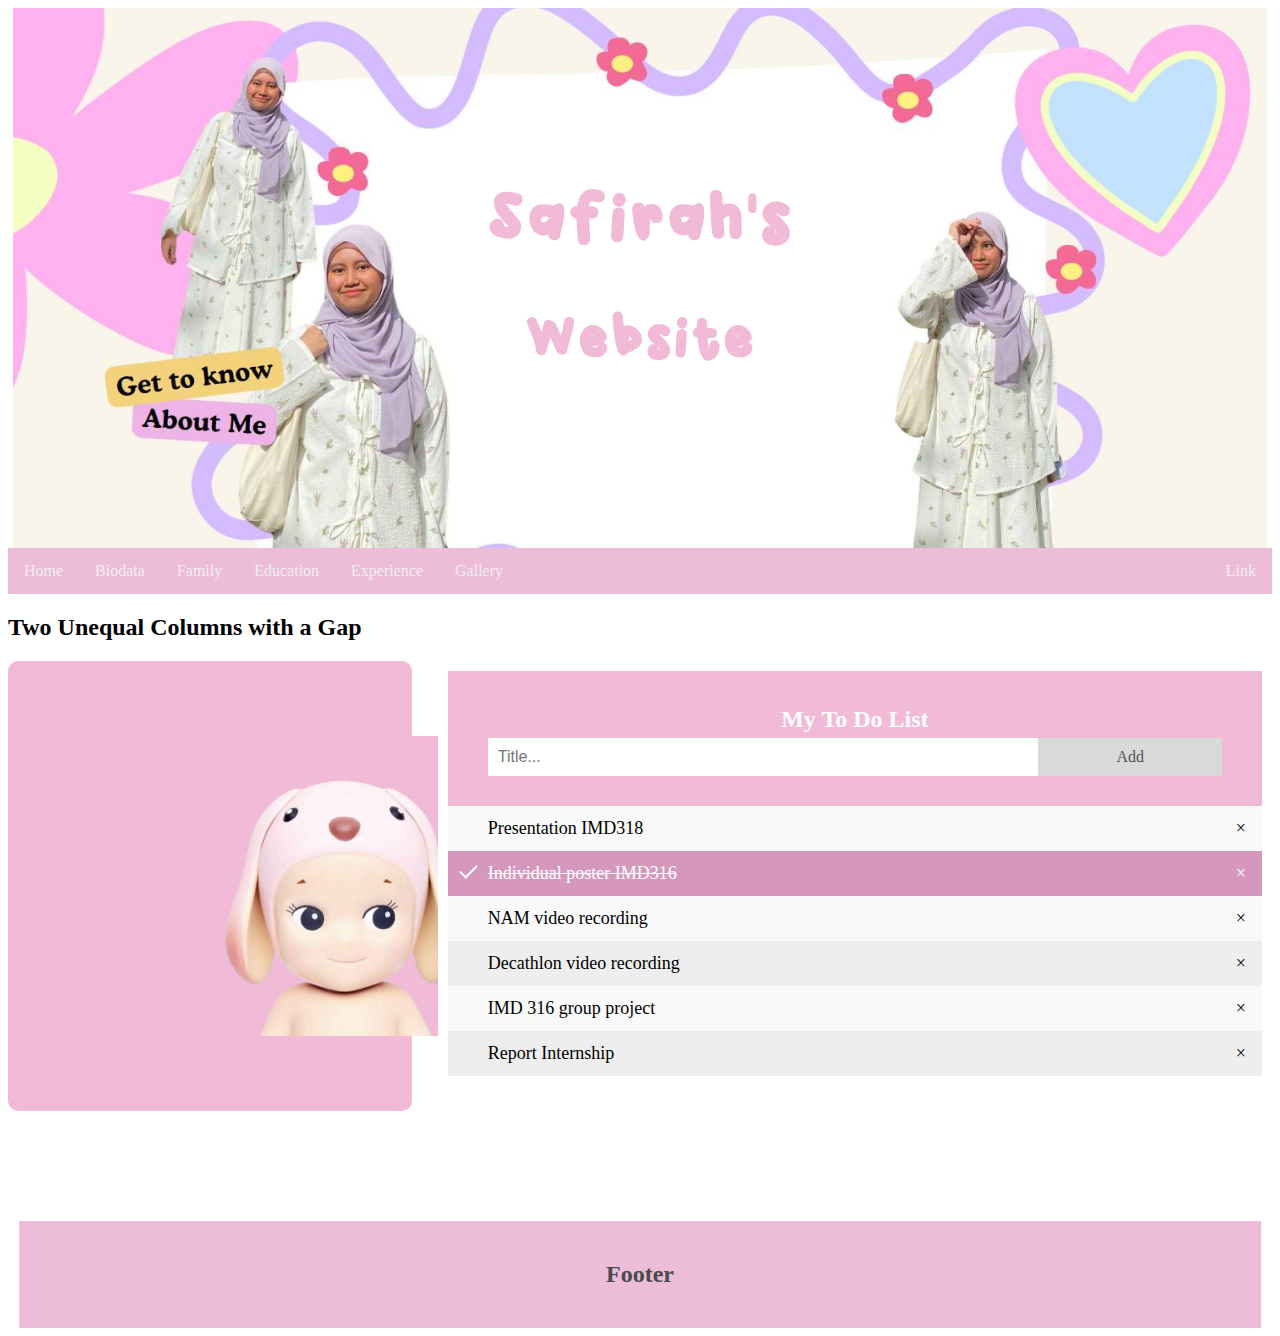
<file: index.html>
<!DOCTYPE html>
<html>
<head>

<link rel="stylesheet" href="index.css">


</head>
<body>

<header>
  <h1>Safirah's</h1>
  <h2>Website</h2>
</header>

<div class="topnav">
  <a href="index.html">Home</a>
  <a href="biodata.html">Biodata</a>
  <a href="family.html">Family</a>
  <a href="education.html">Education</a>
  <a href="experience.html">Experience</a>
  <a href="#">Gallery</a>
  <a href="#" style="float:right">Link</a>
</div>

<h2>Two Unequal Columns with a Gap</h2>

<div class="row">
  <div class="left-column">
    
    <canvas id="canvas" width="200" height="200">
    </canvas>
    <img src="images/sonnybunny.jpg" alt="Bunny" width="300" height="300"  >
  </div>
  
  <div class="right-column">

    <div id="myDIV" class="header">
      <h2 style="margin:5px">My To Do List</h2>
      <input type="text" id="myInput" placeholder="Title...">
      <span onclick="newElement()" class="addBtn">Add</span>
    </div>
    
    <ul id="myUL">
      <li>Presentation IMD318</li>
      <li class="checked">Individual poster IMD316</li>
      <li>NAM video recording</li>
      <li>Decathlon video recording</li>
      <li>IMD 316 group project</li>
      <li>Report Internship</li>
    </ul>

    <script src="checklist.js"></script>
  </div>
</div>



    

    
  






<div class="footer">
  <h2>Footer</h2>
</div>

<script src="clock.js"></script>

</body>
</html>
</file>
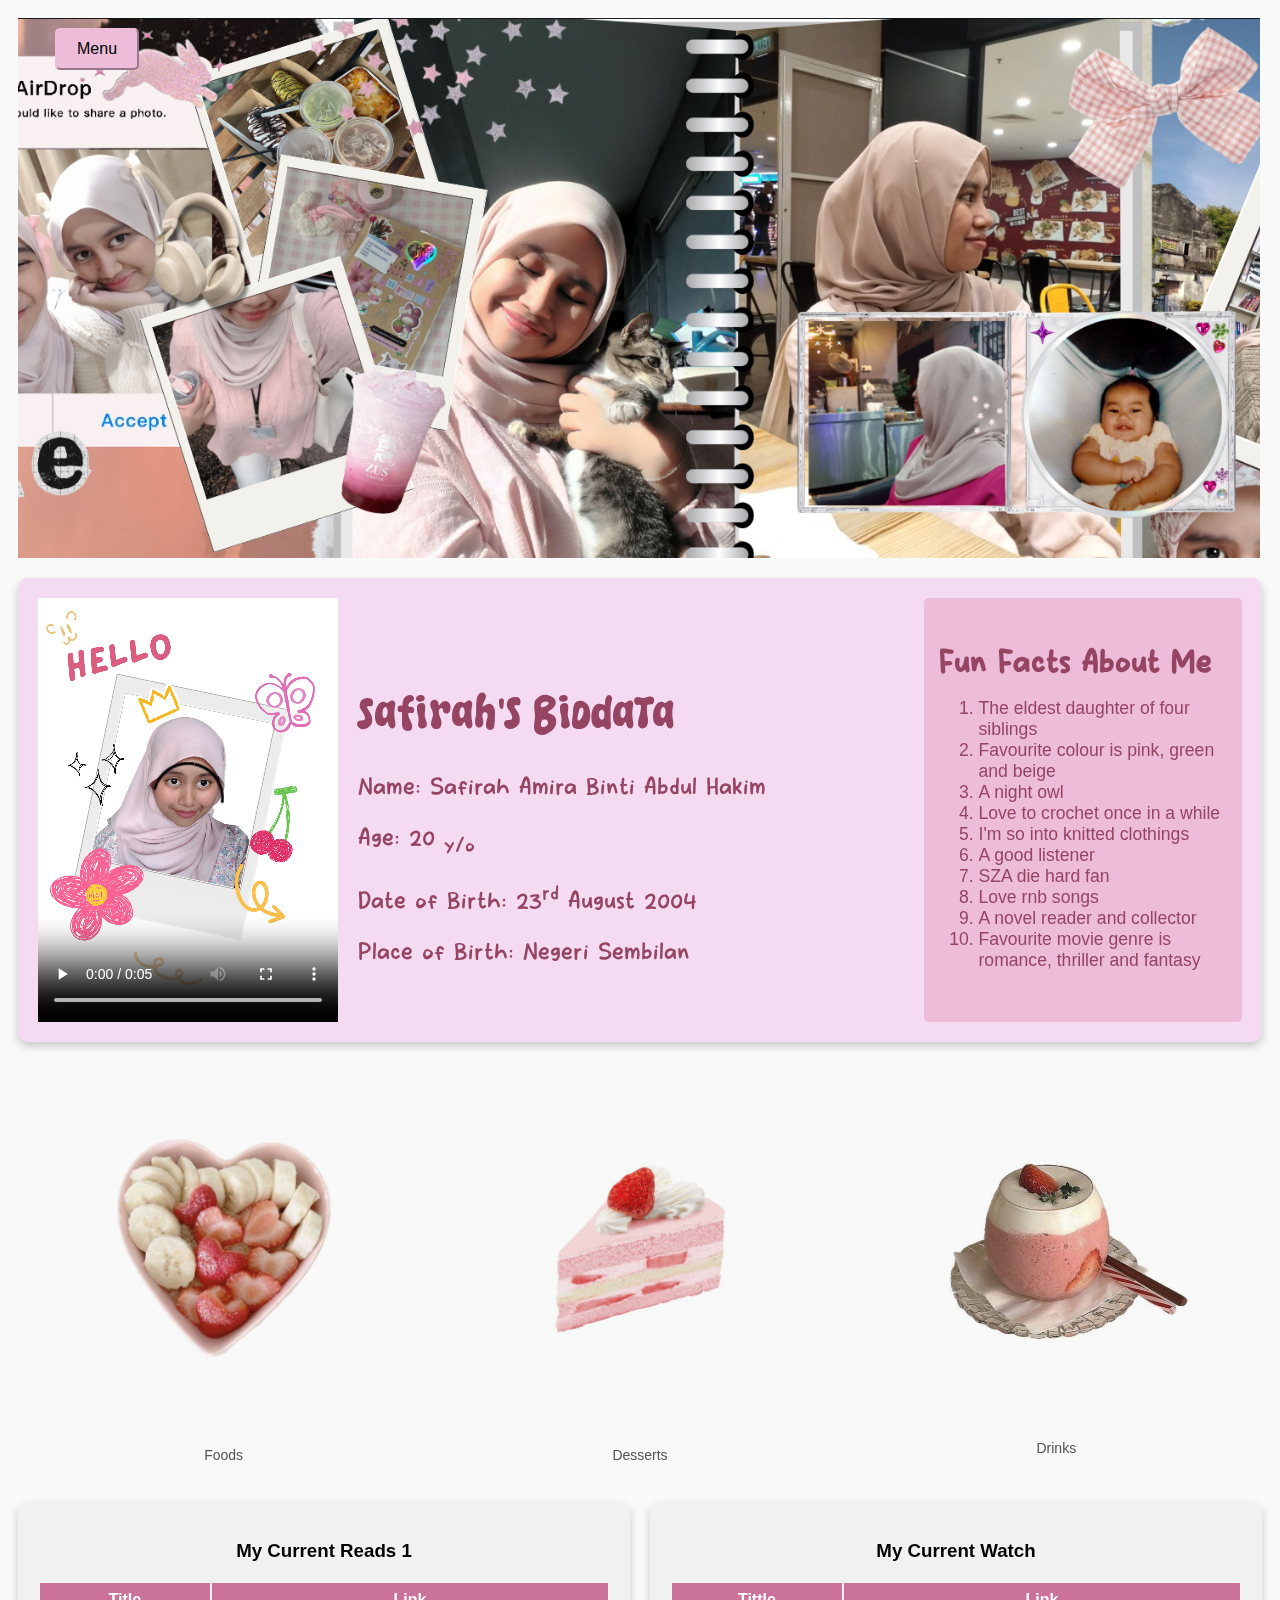
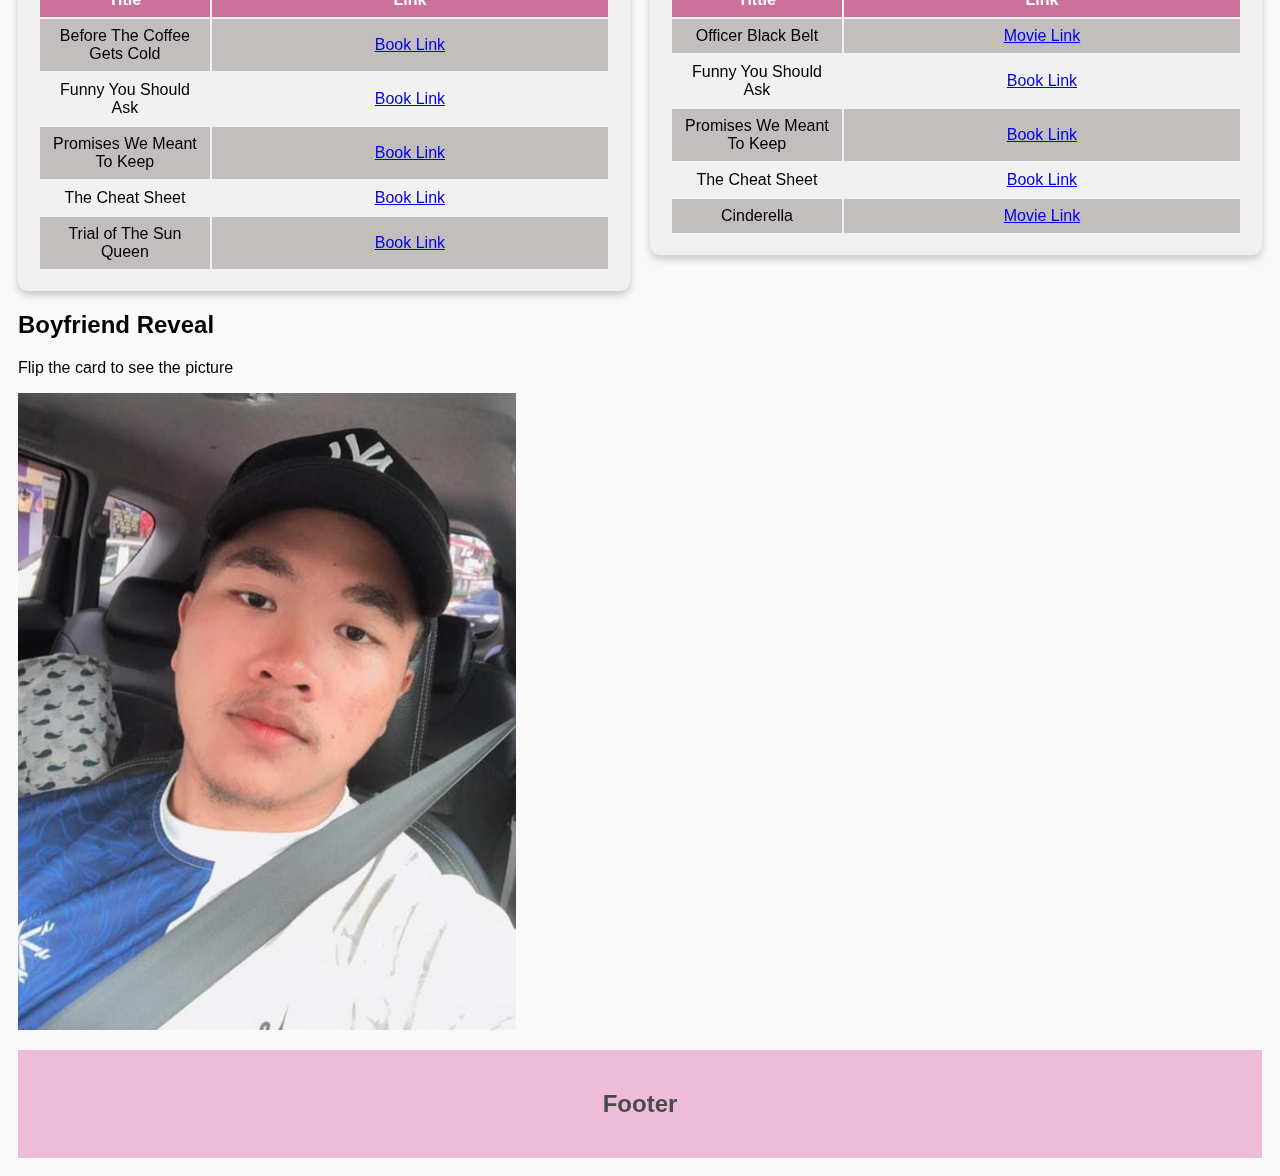
<file: biodata.html>
<!DOCTYPE html>
<html lang="en">
<head>
<meta charset="UTF-8">
<meta name="viewport" content="width=device-width, initial-scale=1.0">
<title>Safirah's Biodata</title>
<link rel="stylesheet" href="biodata.css">
</head>
<body>

<header>
  <div class="dropdown">
    <button class="back-home">Menu</button>
    <div class="dropdown-content">
      <a href="index.html">Home</a>
      <a href="family.html">Family</a>
      <a href="biodata.html">Biodata</a>
      <a href="education.html">Education</a>
      <a href="experience.html">Experience</a>
    </div>
  </div>  
</header>

<div class="row">
  <div class="card-1">
    <!-- Left column with video and biodata text side by side -->
    <div class="biodata-container">
      <video controls loop>
        <source src="safirah.mp4" type="video/mp4">
      </video>
      
      <div class="card-content">
        
        <p class="p1">Safirah's Biodata</p>

        <p class="p2">Name: Safirah Amira Binti Abdul Hakim</p>
        <p class="p2">Age: 20 <sub>y/o</sub></p>
        <p class="p2">Date of Birth: 23<sup>rd</sup> August 2004</p>
        <p class="p2">Place of Birth: Negeri Sembilan</p>
      </div>
    </div>

    <!-- Right column with additional information -->
    <div class="right-column">
      <h3>Fun Facts About Me</h3>
    <ol>
       <li>The eldest daughter of four siblings</li>
       <li>Favourite colour is pink, green and beige</li>
       <li>A night owl</li>
       <li>Love to crochet once in a while</li>
       <li>I'm so into knitted clothings</li>
       <li>A good listener</li>
       <li>SZA die hard fan</li>
       <li>Love rnb songs</li>
       <li>A novel reader and collector</li>
       <li>Favourite movie genre is romance, thriller and fantasy</li>
    </ol>
      
    </div>
  </div>
</div>



<div class="picture-box">
<div class="picture-widget">
<a href="food.html">
  <img class="picture-widget" src="images/food.jpg" alt="Food">
</a>
<p class="picture-description">Foods</p>
</div>

<div class="picture-widget">
  <a href="dessert.html">
    <img class="picture-widget" src="images/dessert.jpg" alt="Food">
  </a>
  <p class="picture-description">Desserts</p>
  </div>

  <div class="picture-widget">
    <a href="drinks.html">
      <img class="picture-widget" src="images/drinks.jpg" alt="Food">
    </a>
    <p class="picture-description">Drinks</p>
    </div>
    </div>

  

<div class="card-container">
  <div class="section">
  <div class="card-2">
    <h3>My Current Reads 1</h3>
    <table style="width:100%">
      <tr>
        <th style="width:30%">Title</th>
         <th style="width:70%">Link</th>
      </tr>
      <tr>
        <td>Before The Coffee Gets Cold</td>
        <td><a href="pdf/Before The Coffee Gets Cold .pdf">Book Link</a></td>
      </tr>
      <tr>
        <td>Funny You Should Ask</td>
        <td><a href="pdf/Funny You Should Ask.pdf">Book Link</a></td>
      </tr>
      <tr>
        <td>Promises We Meant To Keep</td>
        <td><a href="pdf/Promises we meant to keep by Monica Murphy.pdf">Book Link</a></td>
      </tr>
      <tr>
        <td>The Cheat Sheet</td>
        <td><a href="pdf/The Cheat Sheet by Sarah Adams.pdf">Book Link</a></td>
      </tr>
      <tr>
        <td>Trial of The Sun Queen</td>
        <td><a href="pdf/Trial of the Sun Queen by Nisha J. Tuli (1).pdf">Book Link</a></td>
      </tr>
    </table>
  </div>
  </div>

    <div class="section">
    <div class="card-2">
      <h3> My Current Watch</h3>
     <table style="width:100%">
  <tr>
    <th style="width:30%">Tittle</th>
     <th style="width:70%">Link</th>
  </tr>
  <tr>
    <td>Officer Black Belt</td>
    <td><a href="https://drive.google.com/file/d/1W5syLfLE3z5Q4Cafe1kygN964RzTncEQ/view?usp=drive_link">Movie Link</a></td>
  </tr>
  <tr>
    <td>Funny You Should Ask</td>
    <td><a href="pdf/Funny You Should Ask.pdf">Book Link</a></td>
  </tr>
  <tr>
    <td>Promises We Meant To Keep</td>
    <td><a href="pdf/Promises we meant to keep by Monica Murphy.pdf">Book Link</a></td>
  </tr>
  <tr>
    <td>The Cheat Sheet</td>
    <td><a href="pdf/The Cheat Sheet by Sarah Adams.pdf">Book Link</a></td>
  </tr>
  <tr>
    <td>Cinderella</td>
    <td><a href="pdf/Trial of the Sun Queen by Nisha J. Tuli (1).pdf">Movie Link</a></td>
  </tr>
</table>
    </div>
  </div>
</div>


<h2> Boyfriend Reveal</h2>
<p>Flip the card to see the picture</p>


<div class="container">
  <img src="images/bf.jpg" alt="Avatar" class="image">
  <div class="overlay">
    <div class="text">My Boyfriend</div>
  </div>
</div>

<div class="footer">
  <h2>Footer</h2>
</div>

</body>
</html>
</file>
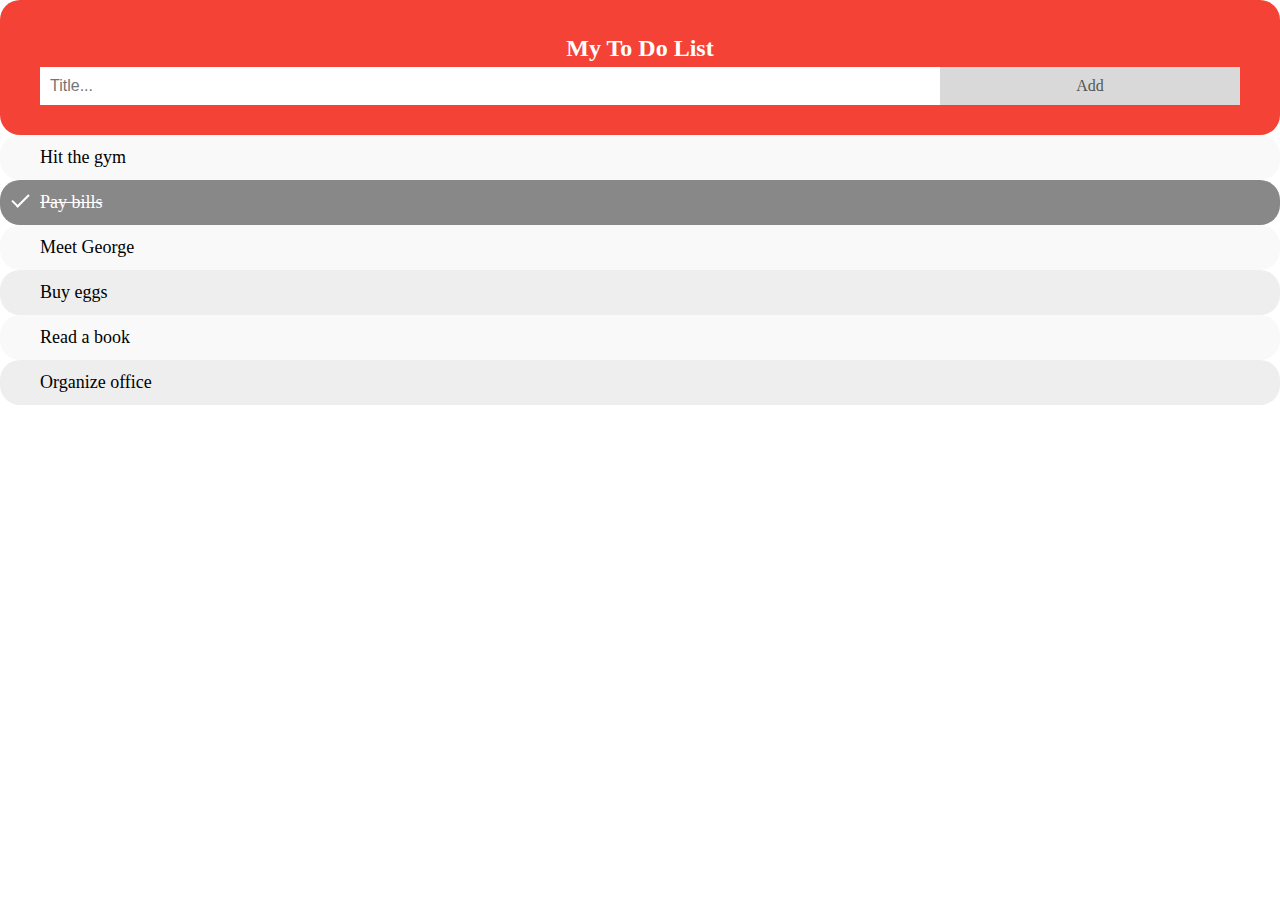
<file: checklist.html>
<!DOCTYPE html>
<html>
<head>
<meta name="viewport" content="width=device-width, initial-scale=1">
<style>
body {
  margin: 0;
  min-width: 250px;
}

/* Include the padding and border in an element's total width and height */
* {
  box-sizing: border-box;
  border-radius: 20px;
}

/* Remove margins and padding from the list */
ul {
  margin: 0;
  padding: 0;
}

/* Style the list items */
ul li {
  cursor: pointer;
  position: relative;
  padding: 12px 8px 12px 40px;
  list-style-type: none;
  background: #eee;
  font-size: 18px;
  transition: 0.2s;
  
  /* make the list items unselectable */
  -webkit-user-select: none;
  -moz-user-select: none;
  -ms-user-select: none;
  user-select: none;
}

/* Set all odd list items to a different color (zebra-stripes) */
ul li:nth-child(odd) {
  background: #f9f9f9;
}

/* Darker background-color on hover */
ul li:hover {
  background: #ddd;
}

/* When clicked on, add a background color and strike out text */
ul li.checked {
  background: #888;
  color: #fff;
  text-decoration: line-through;
}

/* Add a "checked" mark when clicked on */
ul li.checked::before {
  content: '';
  position: absolute;
  border-color: #fff;
  border-style: solid;
  border-width: 0 2px 2px 0;
  top: 10px;
  left: 16px;
  transform: rotate(45deg);
  height: 15px;
  width: 7px;
}

/* Style the close button */
.close {
  position: absolute;
  right: 0;
  top: 0;
  padding: 12px 16px 12px 16px;
}

.close:hover {
  background-color: #f44336;
  color: white;
}

/* Style the header */
.header {
  background-color: #f44336;
  padding: 30px 40px;
  color: white;
  text-align: center;
}

/* Clear floats after the header */
.header:after {
  content: "";
  display: table;
  clear: both;
}

/* Style the input */
input {
  margin: 0;
  border: none;
  border-radius: 0;
  width: 75%;
  padding: 10px;
  float: left;
  font-size: 16px;
}

/* Style the "Add" button */
.addBtn {
  padding: 10px;
  width: 25%;
  background: #d9d9d9;
  color: #555;
  float: left;
  text-align: center;
  font-size: 16px;
  cursor: pointer;
  transition: 0.3s;
  border-radius: 0;
}

.addBtn:hover {
  background-color: #bbb;
}
</style>
</head>
<body>

<script src="checklist.js"></script>

<div id="myDIV" class="header">
  <h2 style="margin:5px">My To Do List</h2>
  <input type="text" id="myInput" placeholder="Title...">
  <span onclick="newElement()" class="addBtn">Add</span>
</div>

<ul id="myUL">
  <li>Hit the gym</li>
  <li class="checked">Pay bills</li>
  <li>Meet George</li>
  <li>Buy eggs</li>
  <li>Read a book</li>
  <li>Organize office</li>
</ul>
</body>
</html>
</file>
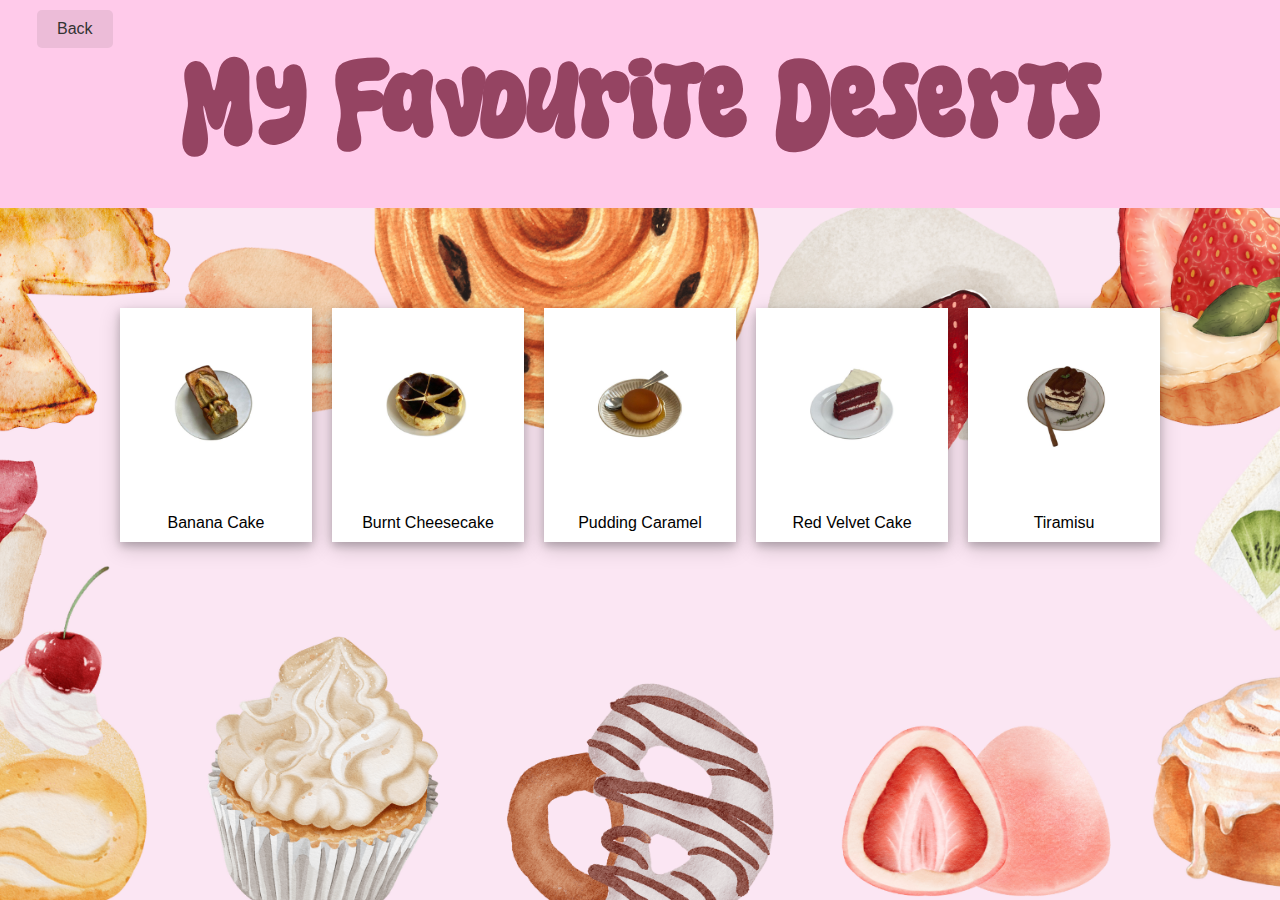
<file: dessert.html>
<!DOCTYPE html>
<html lang="en">
<head>
<title>CSS Website Layout</title>
<meta charset="utf-8">
<meta name="viewport" content="width=device-width, initial-scale=1">
<style>

@font-face {
    font-family: myFont;
    src: url("fonts/Tropi\ Land\ -\ \(Demo\)\ hanscostudio.com.ttf");
  }

* {
  box-sizing: border-box;
  margin: 0;
  padding: 0;
}



body {
  font-family: Arial, sans-serif;
  margin: 0;
}

/* Style the header */
.header {
  background-color: #ffcaea;
  padding: 20px;
  text-align: center;
  font-family: myFont;
  font-size: 3.5em;
  color: #954462;
}

/* Style the top navigation bar */
.topnav {
  overflow: hidden;
  background-color: #333;
}

/* Style the topnav links */
.topnav a {
  float: left;
  display: block;
  color: #f2f2f2;
  text-align: center;
  padding: 14px 16px;
  text-decoration: none;
}

/* Change color on hover */
.topnav a:hover {
  background-color: #ddd;
  color: black;
}

/* Background image style */
body {
  background-image: url("images/dessertsbg.jpg");
  background-size: cover;
  background-position: center;
  background-repeat: no-repeat;
  height: 100vh; /* Make the body take the full viewport height */
}

div.polaroid {
  width: 15%;
  background-color: white;
  box-shadow: 0 4px 8px 0 rgba(0, 0, 0, 0.2), 0 6px 20px 0 rgba(0, 0, 0, 0.19);
  margin-top: 100px;
  justify-content: center;
 
}

div.container {
  text-align: center;
  padding: 10px 20px;
  
}

.row {
    display: flex;
    flex-wrap: wrap; /* Allows images to wrap into rows */
    justify-content: center; /* Centers the content */
    gap: 20px; /* Adds space between images */
  }

  .back-home {
    position: absolute;
    top: 0px;
    left: 27px;
    margin: 10px;
    background-color: #ecbcd8;
    border-color: #ffc6cf;
    padding: 10px 20px;
    text-decoration: none;
    font-size: 1em;
    border-radius: 5px;
   color: #333;
  }

/* Responsive layout - makes the three columns stack on top of each other instead of next to each other */
@media screen and (max-width: 600px) {
  .column {
    width: 100%;
  }
}
</style>
</head>
<body>

    <div class="header">
        <h1>My Favourite Deserts</h1>
      </div>
      
    <header>
          <a href="biodata.html" class="back-home">Back</a>
    </header>


<div class="row">

<div class="polaroid">
  <img src="images/banana.jpg" alt="Banana Cake" style="width:100%">
  <div class="container">
  <p>Banana Cake</p>
  </div>
</div>

<div class="polaroid">
  <img src="images/cheesecake.jpg" alt="Burnt Cheesecake" style="width:100%">
  <div class="container">
  <p>Burnt Cheesecake</p>
  </div>
</div>

<div class="polaroid">
    <img src="images/pudding.jpg" alt="Pudding Caramel" style="width:100%">
    <div class="container">
    <p>Pudding Caramel</p>
    </div>
  </div>

  <div class="polaroid">
    <img src="images/red velvet.jpg" alt="Red Velvet Cake" style="width:100%">
    <div class="container">
    <p>Red Velvet Cake</p>
    </div>
  </div>

  <div class="polaroid">
    <img src="images/tiramisu.jpg" alt="Tiramisu" style="width:100%">
    <div class="container">
    <p>Tiramisu</p>
    </div>
  </div>

</div>

</body>
</html>
</file>
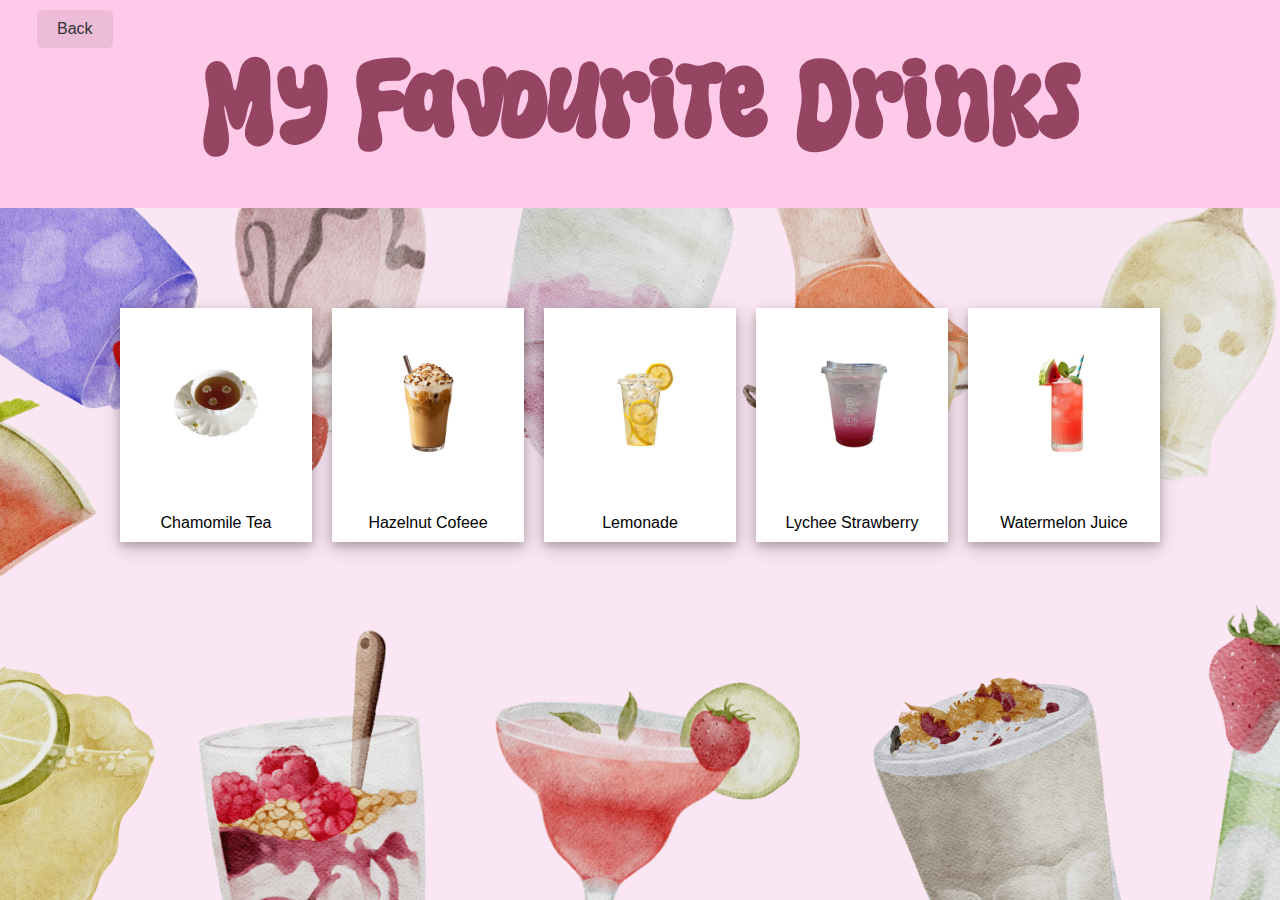
<file: drinks.html>
<!DOCTYPE html>
<html lang="en">
<head>
<title>CSS Website Layout</title>
<meta charset="utf-8">
<meta name="viewport" content="width=device-width, initial-scale=1">
<style>

@font-face {
    font-family: myFont;
    src: url("fonts/Tropi\ Land\ -\ \(Demo\)\ hanscostudio.com.ttf");
  }

* {
  box-sizing: border-box;
  margin: 0;
  padding: 0;
}



body {
  font-family: Arial, sans-serif;
  margin: 0;
}

/* Style the header */
.header {
  background-color: #ffcaea;
  padding: 20px;
  text-align: center;
  font-family: myFont;
  font-size: 3.5em;
  color: #954462;
}

/* Style the top navigation bar */
.topnav {
  overflow: hidden;
  background-color: #333;
}

/* Style the topnav links */
.topnav a {
  float: left;
  display: block;
  color: #f2f2f2;
  text-align: center;
  padding: 14px 16px;
  text-decoration: none;
}

/* Change color on hover */
.topnav a:hover {
  background-color: #ddd;
  color: black;
}

/* Background image style */
body {
  background-image: url("images/drinksbg.jpg");
  background-size: cover;
  background-position: center;
  background-repeat: no-repeat;
  height: 100vh; /* Make the body take the full viewport height */
}

div.polaroid {
  width: 15%;
  background-color: white;
  box-shadow: 0 4px 8px 0 rgba(0, 0, 0, 0.2), 0 6px 20px 0 rgba(0, 0, 0, 0.19);
  margin-top: 100px;
  justify-content: center;
 
}

div.container {
  text-align: center;
  padding: 10px 20px;
  
}

.row {
    display: flex;
    flex-wrap: wrap; /* Allows images to wrap into rows */
    justify-content: center; /* Centers the content */
    gap: 20px; /* Adds space between images */
  }

  .back-home {
    position: absolute;
    top: 0px;
    left: 27px;
    margin: 10px;
    background-color: #ecbcd8;
    border-color: #ffc6cf;
    padding: 10px 20px;
    text-decoration: none;
    font-size: 1em;
    border-radius: 5px;
   color: #333;
  }



/* Responsive layout - makes the three columns stack on top of each other instead of next to each other */
@media screen and (max-width: 600px) {
  .column {
    width: 100%;
  }
}
</style>
</head>
<body>

<div class="header">
        <h1>My Favourite Drinks</h1>
      </div>
      
    <header>
          <a href="biodata.html" class="back-home">Back</a>
    </header>

<div class="row">

<div class="polaroid">
  <img src="images/chamomile.jpg" alt="Chamomile Tea" style="width:100%">
  <div class="container">
  <p>Chamomile Tea</p>
  </div>
</div>

<div class="polaroid">
  <img src="images/hazelnut.jpg" alt="Hazelnut Cofee" style="width:100%">
  <div class="container">
  <p>Hazelnut Cofeee</p>
  </div>
</div>

<div class="polaroid">
    <img src="images/lemonade.jpg" alt="Lemonade" style="width:100%">
    <div class="container">
    <p>Lemonade</p>
    </div>
  </div>

  <div class="polaroid">
    <img src="images/lychee.jpg" alt="Lychee Strawberry" style="width:100%">
    <div class="container">
    <p>Lychee Strawberry</p>
    </div>
  </div>

  <div class="polaroid">
    <img src="images/watermelon.jpg" alt="Watermelon Juice" style="width:100%">
    <div class="container">
    <p>Watermelon Juice</p>
    </div>
  </div>

</div>

</body>
</html>
</file>
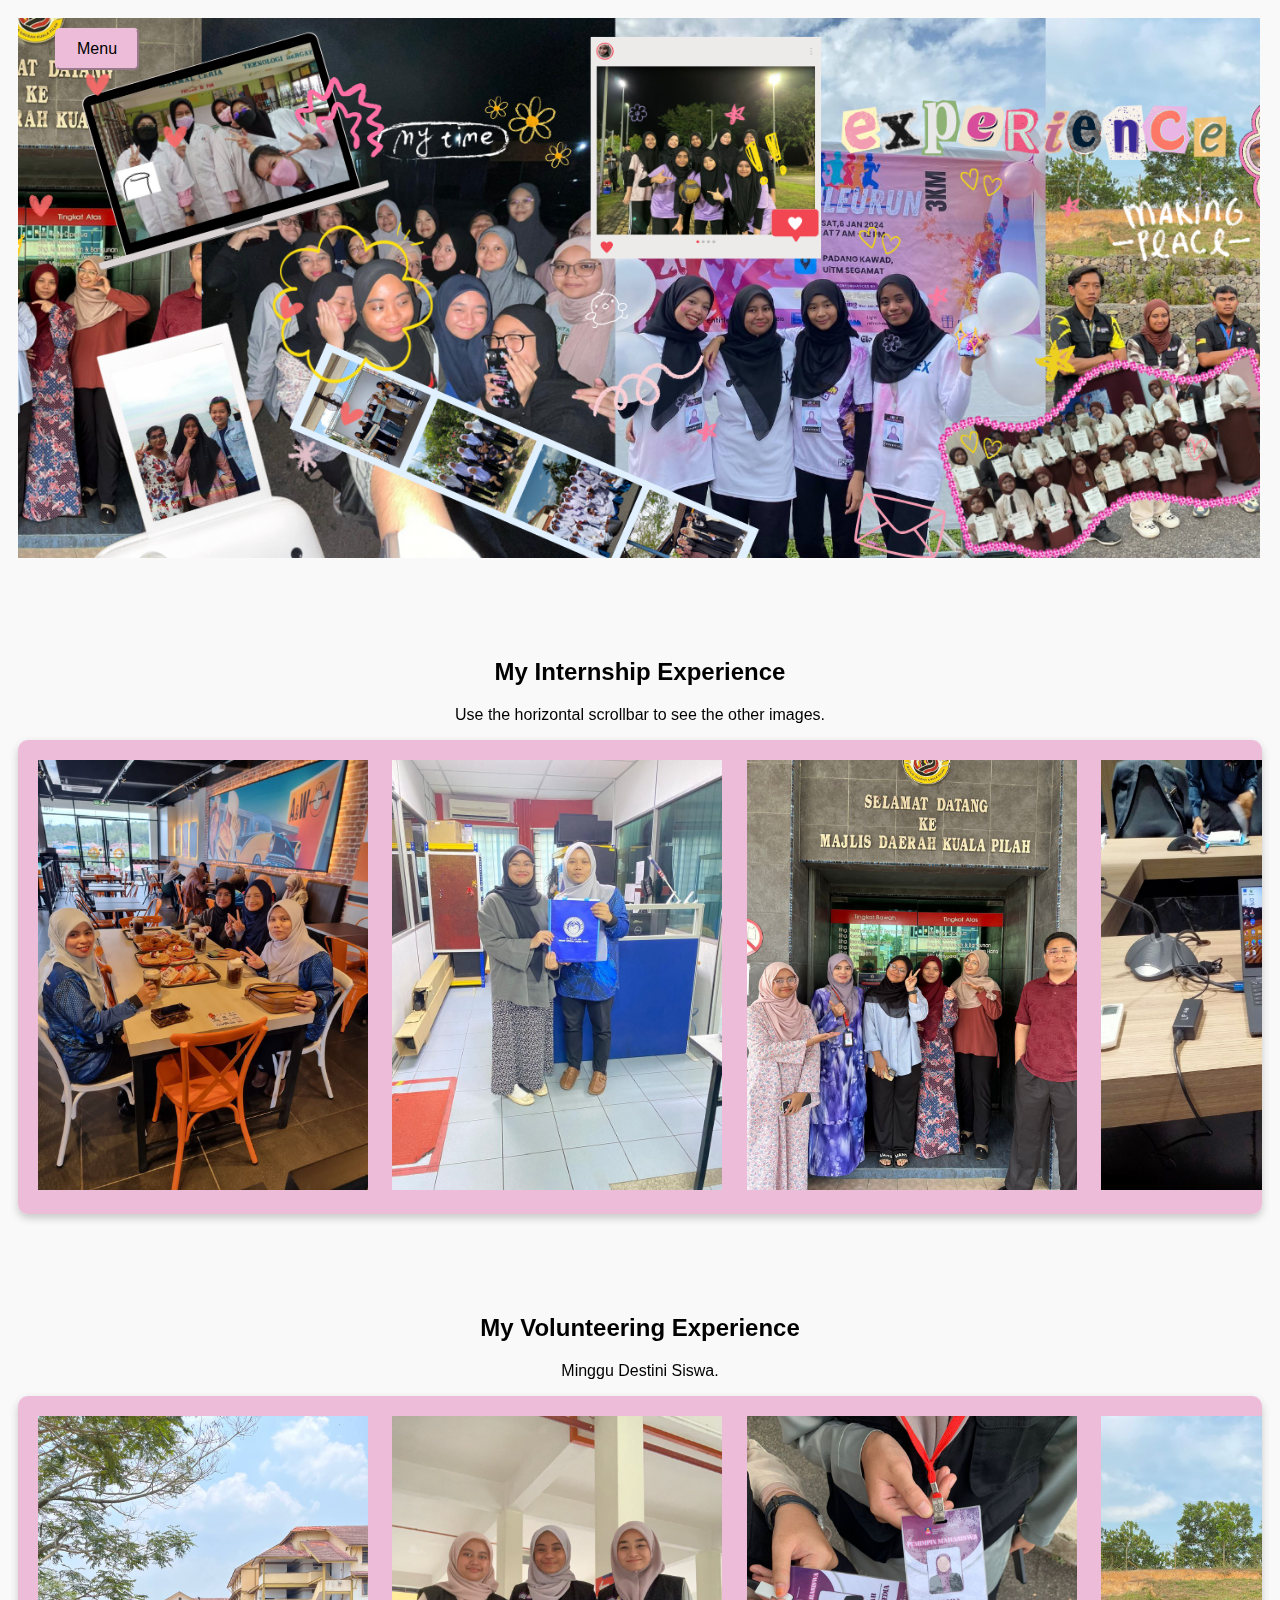
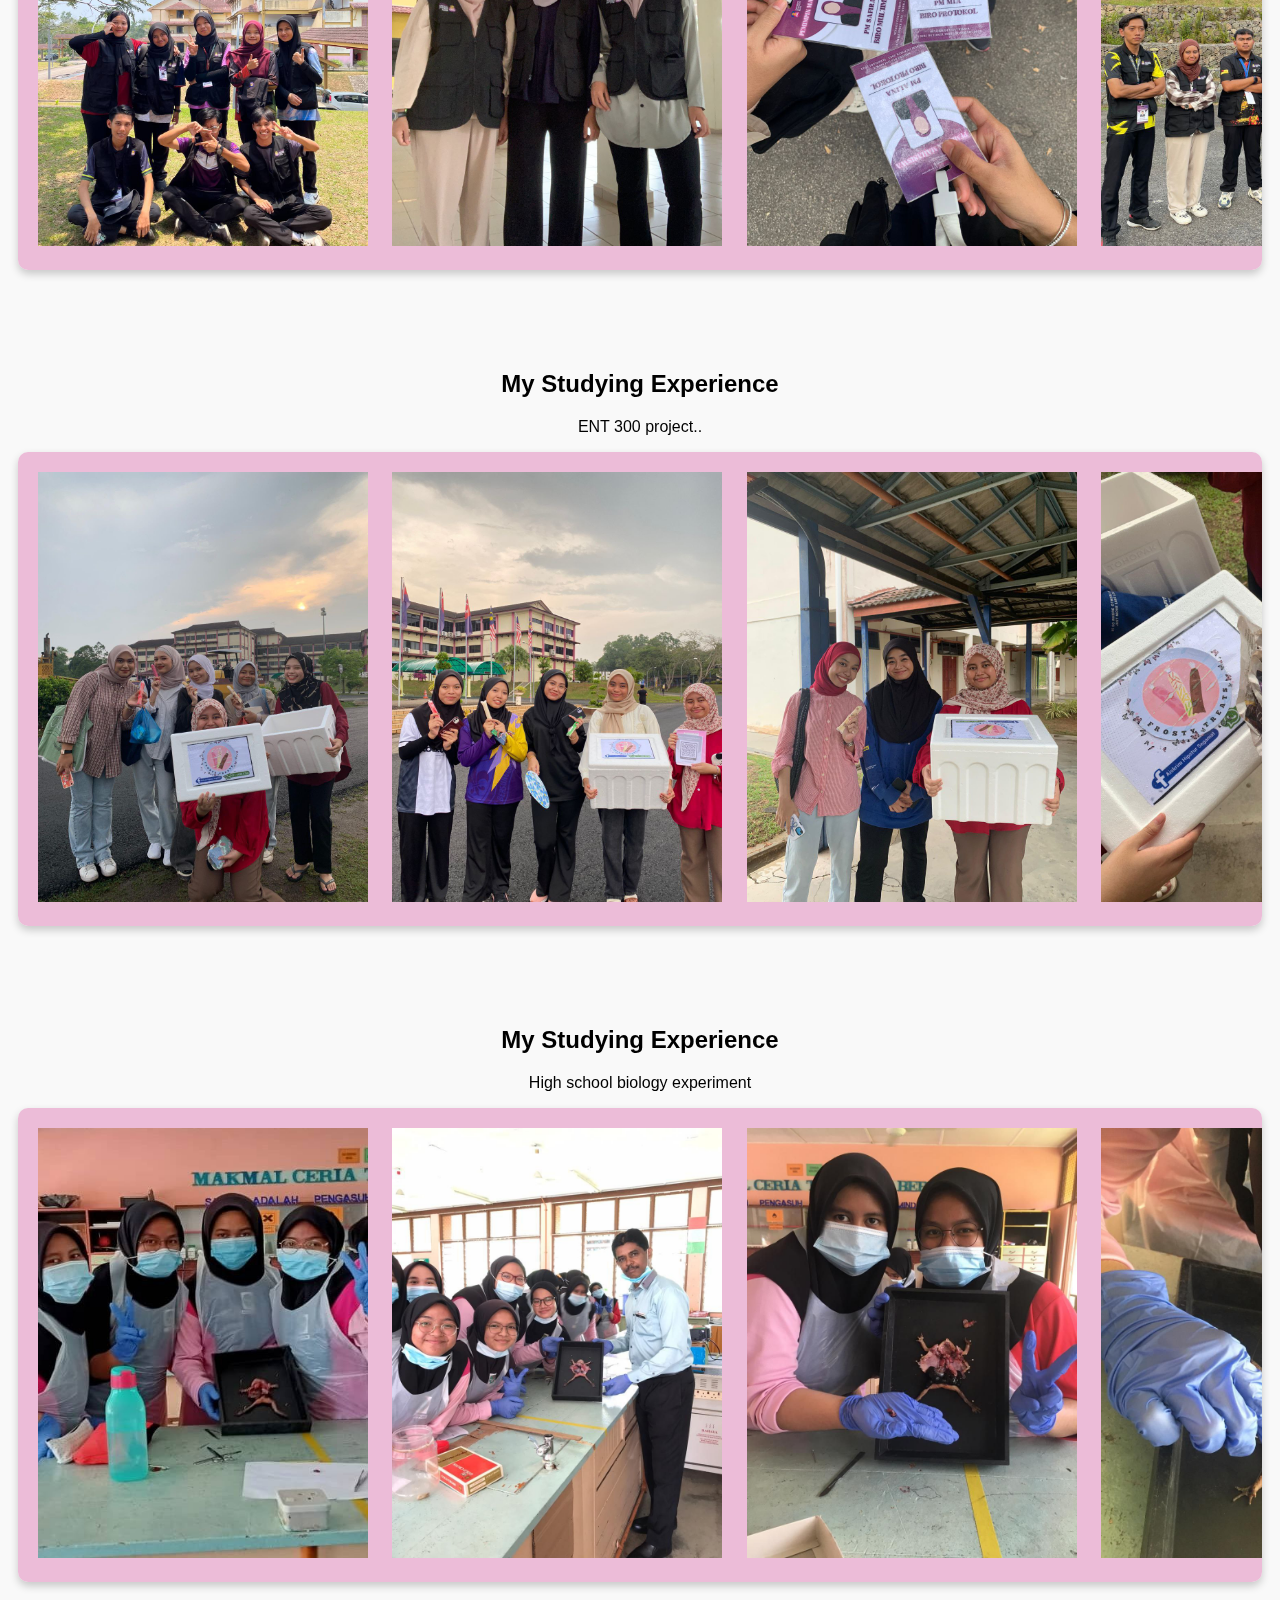
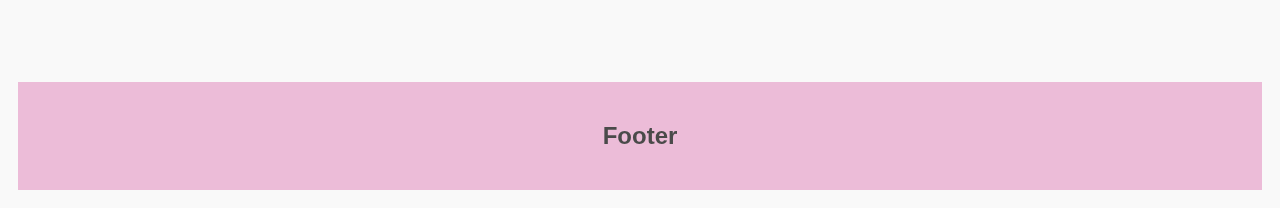
<file: experience.html>
<!DOCTYPE html>
<html lang="en">
<head>
<meta charset="UTF-8">
<meta name="viewport" content="width=device-width, initial-scale=1.0">
<title>Safirah's Biodata</title>
<link rel="stylesheet" href="experience.css">
</head>
<body>

  <header>
    <div class="dropdown">
      <button class="back-home">Menu</button>
      <div class="dropdown-content">
        <a href="index.html">Home</a>
        <a href="family.html">Family</a>
        <a href="biodata.html">Biodata</a>
        <a href="education.html">Education</a>
        <a href="experience.html">Experience</a>
      </div>
    </div>  
  </header>

<h2 class="center-text">My Internship Experience</h2>
<p class="center-text">Use the horizontal scrollbar to see the other images.</p>


<div class="scroll-container">
  <img src="images/intern 1.jpg"  width="350" height="450">
  <img src="images/intern 2.jpg"  width="350" height="450">
  <img src="images/intern 3.jpg"  width="350" height="450">
  <img src="images/intern 4.jpg"  width="350" height="450">
  <img src= "images/intern 5.jpg" width="350" height="450">
</div>

<h2 class="center-text">My Volunteering Experience</h2>
<p class="center-text">Minggu Destini Siswa.</p>

<div class="scroll-container">
  <img src="images/mds 1.jpg" alt="Cinque Terre" width="350" height="450">
  <img src="images/mds 2.jpg" alt="Forest" width="350" height="450">
  <img src="images/mds 3.jpg" alt="Northern Lights" width="350" height="450">
  <img src="images/mds 4.jpg" alt="Mountains" width="350" height="450">
  <img src= "images/mds 5.jpg" alt="Mountains" width="350" height="450">
</div>

<h2 class="center-text">My Studying Experience</h2>
<p class="center-text">ENT 300 project..</p>

<div class="scroll-container">
  <img src="images/ent 1.jpg" alt="Cinque Terre" width="350" height="450">
  <img src="images/ent 2.jpg" alt="Forest" width="350" height="450">
  <img src="images/ent 3.jpg" alt="Northern Lights" width="350" height="450">
  <img src="images/ent 4.jpg" alt="Mountains" width="350" height="450">
  <img src= "images/ent 5.jpg" alt="Mountains" width="350" height="450">
</div>

<h2 class="center-text">My Studying Experience</h2>
<p class="center-text">High school biology experiment</p>

<div class="scroll-container">
  <img src="images/high school 1.jpg" alt="Cinque Terre" width="350" height="450">
  <img src="images/high school 2.jpg" alt="Forest" width="350" height="450">
  <img src="images/high school 3.jpg" alt="Northern Lights" width="350" height="450">
  <img src="images/high school 4.jpg" alt="Mountains" width="350" height="450">
  <img src= "images/high school 5.jpg" alt="Mountains" width="350" height="450">
</div>

<div class="footer">
  <h2>Footer</h2>
</div>

</body>
</html>
</file>
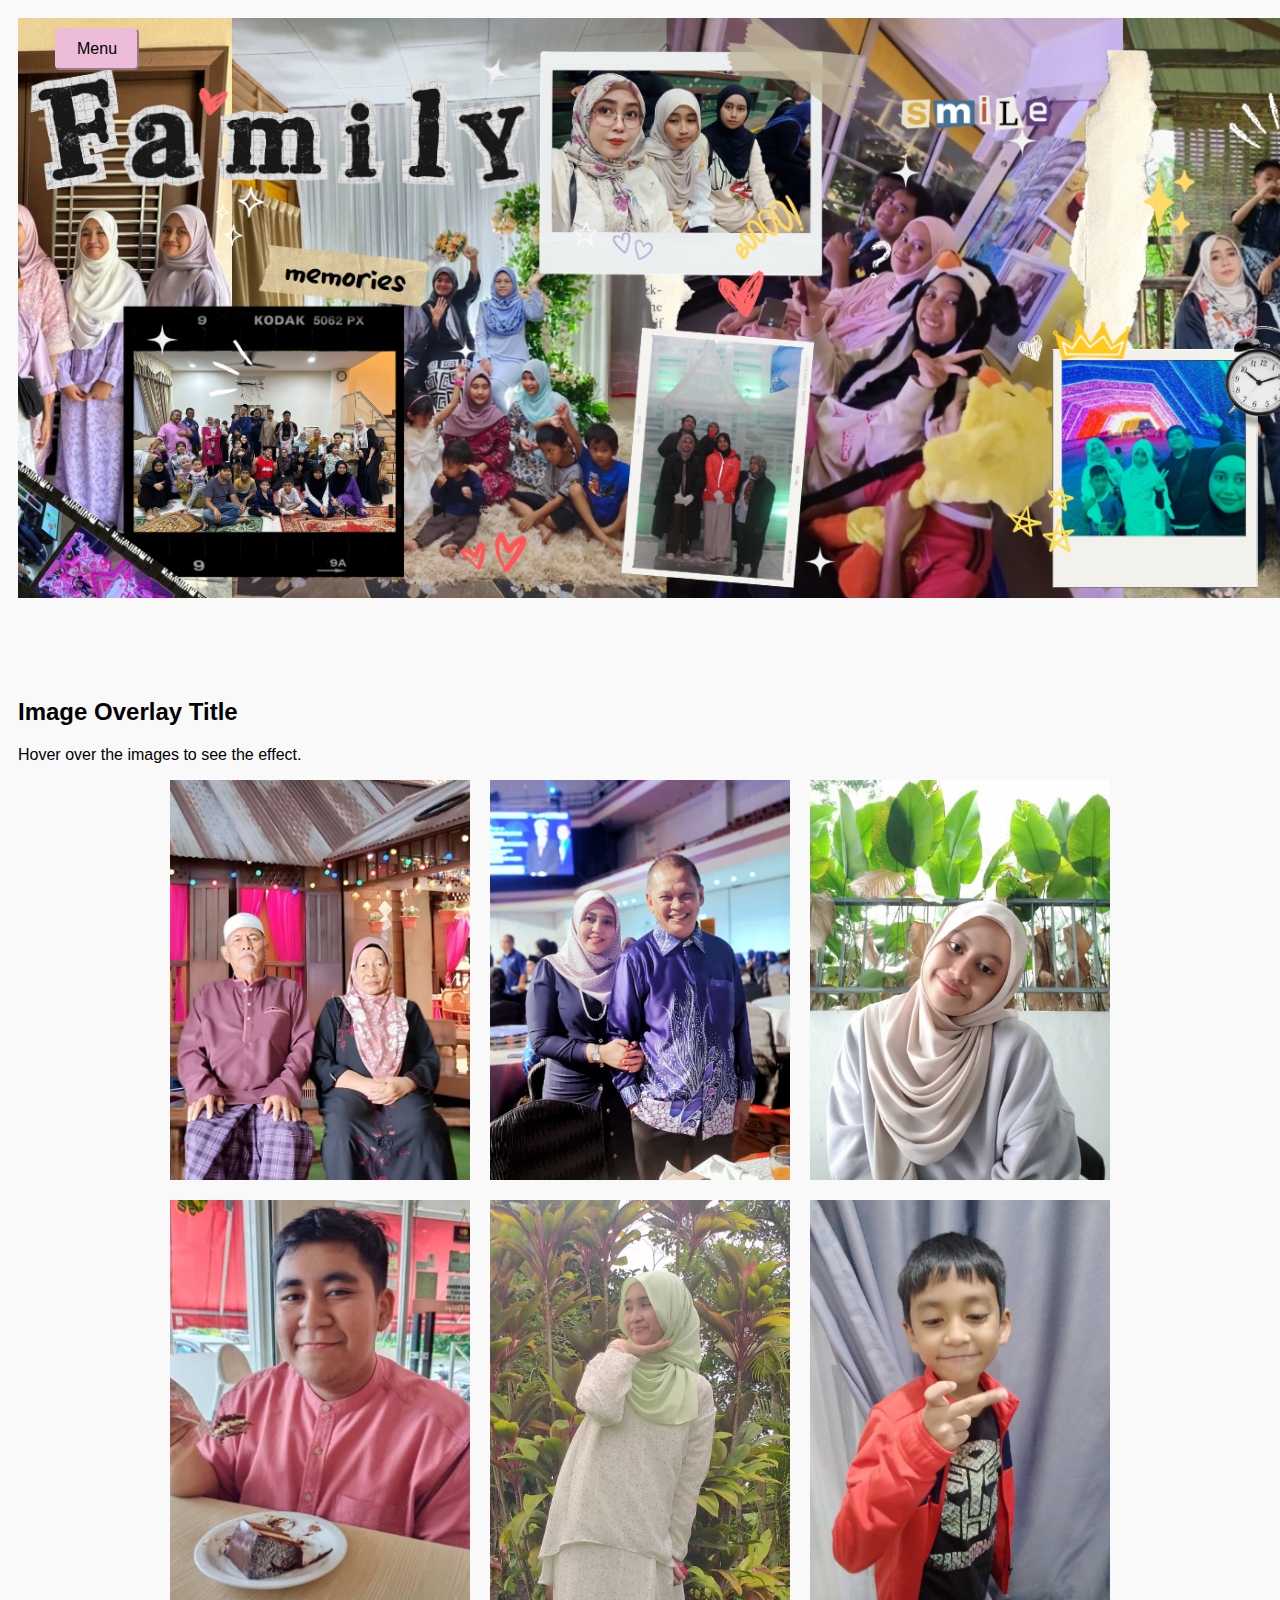
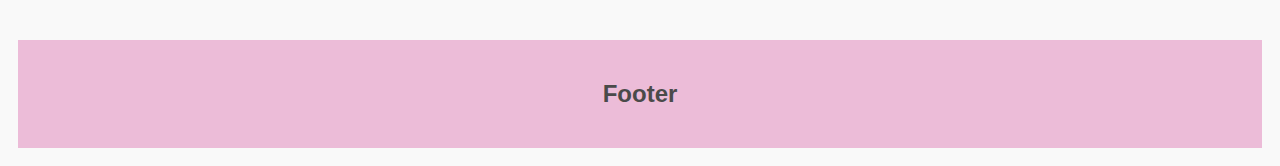
<file: family.html>
<!DOCTYPE html>
<html lang="en">
<head>
<meta charset="UTF-8">
<meta name="viewport" content="width=device-width, initial-scale=1.0">
<title>Safirah's Biodata</title>
<link rel="stylesheet" href="family.css">
</head>
<body>

<header>
  <div class="dropdown">
    <button class="back-home">Menu</button>
    <div class="dropdown-content">
      <a href="index.html">Home</a>
      <a href="biodata.html">Biodata</a>
      <a href="family.html">Family</a>
      <a href="education.html">Education</a>
      <a href="experience.html">Experience</a>
    </div>
  </div>  
</header>

<h2>Image Overlay Title</h2>
<p>Hover over the images to see the effect.</p>

<div class="row">
  <div class="container">
    <img src="images/nenekatok.jpg" alt="Avatar" class="image">
    <div class="overlay">Grandma and Grandpa</div>
  </div>
  <div class="container">
    <img src="images/Mom and Dad.jpg" alt="Avatar" class="image">
    <div class="overlay">Mom and Dad</div>
  </div>
  <div class="container">
    <img src="images/me.jpg" alt="Avatar" class="image">
    <div class="overlay">Me / First Daughter</div>
  </div>

  <div class="container">
    <img src="images/sec bro.jpg" alt="Avatar" class="image">
    <div class="overlay">Second Brother</div>
  </div>
  <div class="container">
    <img src="images/third sis.jpg" alt="Avatar" class="image">
    <div class="overlay">Third Sister</div>
  </div>
  <div class="container">
    <img src="images/last bro.jpg" alt="Avatar" class="image">
    <div class="overlay">Last Brother</div>
  </div>

  

<div class="footer">
  <h2>Footer</h2>
</div>

</body>
</html>
</file>
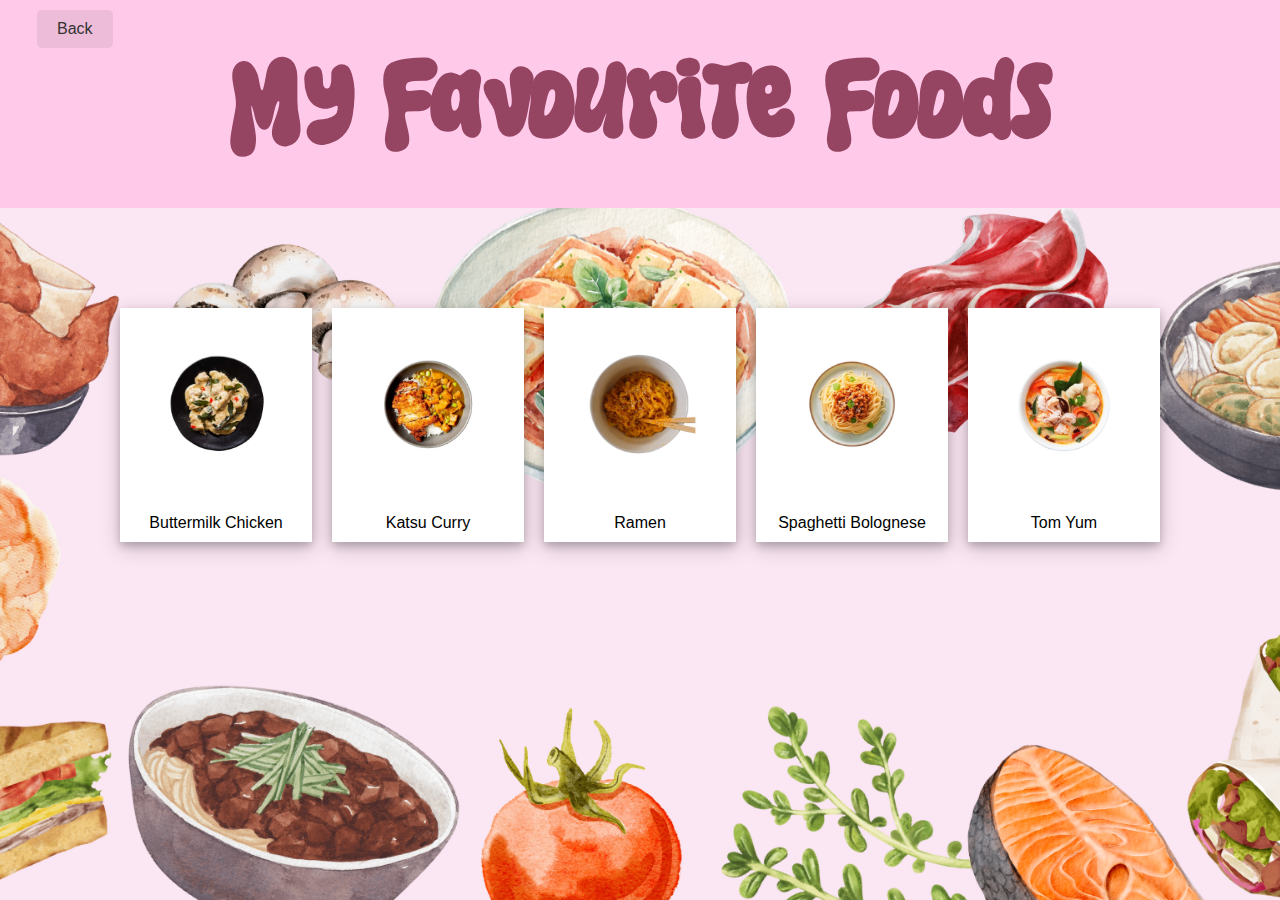
<file: food.html>
<!DOCTYPE html>
<html lang="en">
<head>
<title>CSS Website Layout</title>
<meta charset="utf-8">
<meta name="viewport" content="width=device-width, initial-scale=1">
<style>

@font-face {
    font-family: myFont;
    src: url("fonts/Tropi\ Land\ -\ \(Demo\)\ hanscostudio.com.ttf");
  }


* {
  box-sizing: border-box;
  margin: 0;
  padding: 0;
}

body {
  font-family: Arial, sans-serif;
  margin: 0;
}

/* Style the header */
.header {
  background-color: #ffcaea;
  padding: 20px;
  text-align: center;
  font-family: myFont;
  font-size: 3.5em;
  color: #954462;
}



/* Style the top navigation bar */
.topnav {
  overflow: hidden;
  background-color: #333;
}

/* Style the topnav links */
.topnav a {
  float: left;
  display: block;
  color: #f2f2f2;
  text-align: center;
  padding: 14px 16px;
  text-decoration: none;
}

/* Change color on hover */
.topnav a:hover {
  background-color: #ddd;
  color: black;
}

/* Background image style */
body {
  background-image: url("images/foodbg.jpg");
  background-size: cover;
  background-position: center;
  background-repeat: no-repeat;
  height: 100vh; /* Make the body take the full viewport height */
}

div.polaroid {
  width: 15%;
  background-color: white;
  box-shadow: 0 4px 8px 0 rgba(0, 0, 0, 0.2), 0 6px 20px 0 rgba(0, 0, 0, 0.19);
  margin-top: 100px;
  justify-content: center;
 
}

div.container {
  text-align: center;
  padding: 10px 20px;
  
}

.row {
    display: flex;
    flex-wrap: wrap; /* Allows images to wrap into rows */
    justify-content: center; /* Centers the content */
    gap: 20px; /* Adds space between images */
  }

  .back-home {
    position: absolute;
    top: 0px;
    left: 27px;
    margin: 10px;
    background-color: #ecbcd8;
    border-color: #ffc6cf;
    padding: 10px 20px;
    text-decoration: none;
    font-size: 1em;
    border-radius: 5px;
   color: #333;
  }


/* Responsive layout - makes the three columns stack on top of each other instead of next to each other */
@media screen and (max-width: 600px) {
  .column {
    width: 100%;
  }
}
</style>
</head>
<body>

<div class="header">
  <h1>My Favourite Foods</h1>
</div>

<header>
    <a href="biodata.html" class="back-home">Back</a>
  </header>



<div class="row">

<div class="polaroid">
  <img src="images/buttermilk.jpg" alt="Buttermilk Chicken" style="width:100%">
  <div class="container">
  <p>Buttermilk Chicken</p>
  </div>
</div>

<div class="polaroid">
  <img src="images/katsu curry.jpg" alt="Katsu Curry" style="width:100%">
  <div class="container">
  <p>Katsu Curry</p>
  </div>
</div>

<div class="polaroid">
    <img src="images/ramen.jpg" alt="Ramen" style="width:100%">
    <div class="container">
    <p>Ramen</p>
    </div>
  </div>

  <div class="polaroid">
    <img src="images/spaghetti.jpg" alt="Spaghetti Bolognese" style="width:100%">
    <div class="container">
    <p>Spaghetti Bolognese</p>
    </div>
  </div>

  <div class="polaroid">
    <img src="images/tom yum.jpg" alt="Tom Yum" style="width:100%">
    <div class="container">
    <p>Tom Yum</p>
    </div>
  </div>

</div>

</body>
</html>
</file>
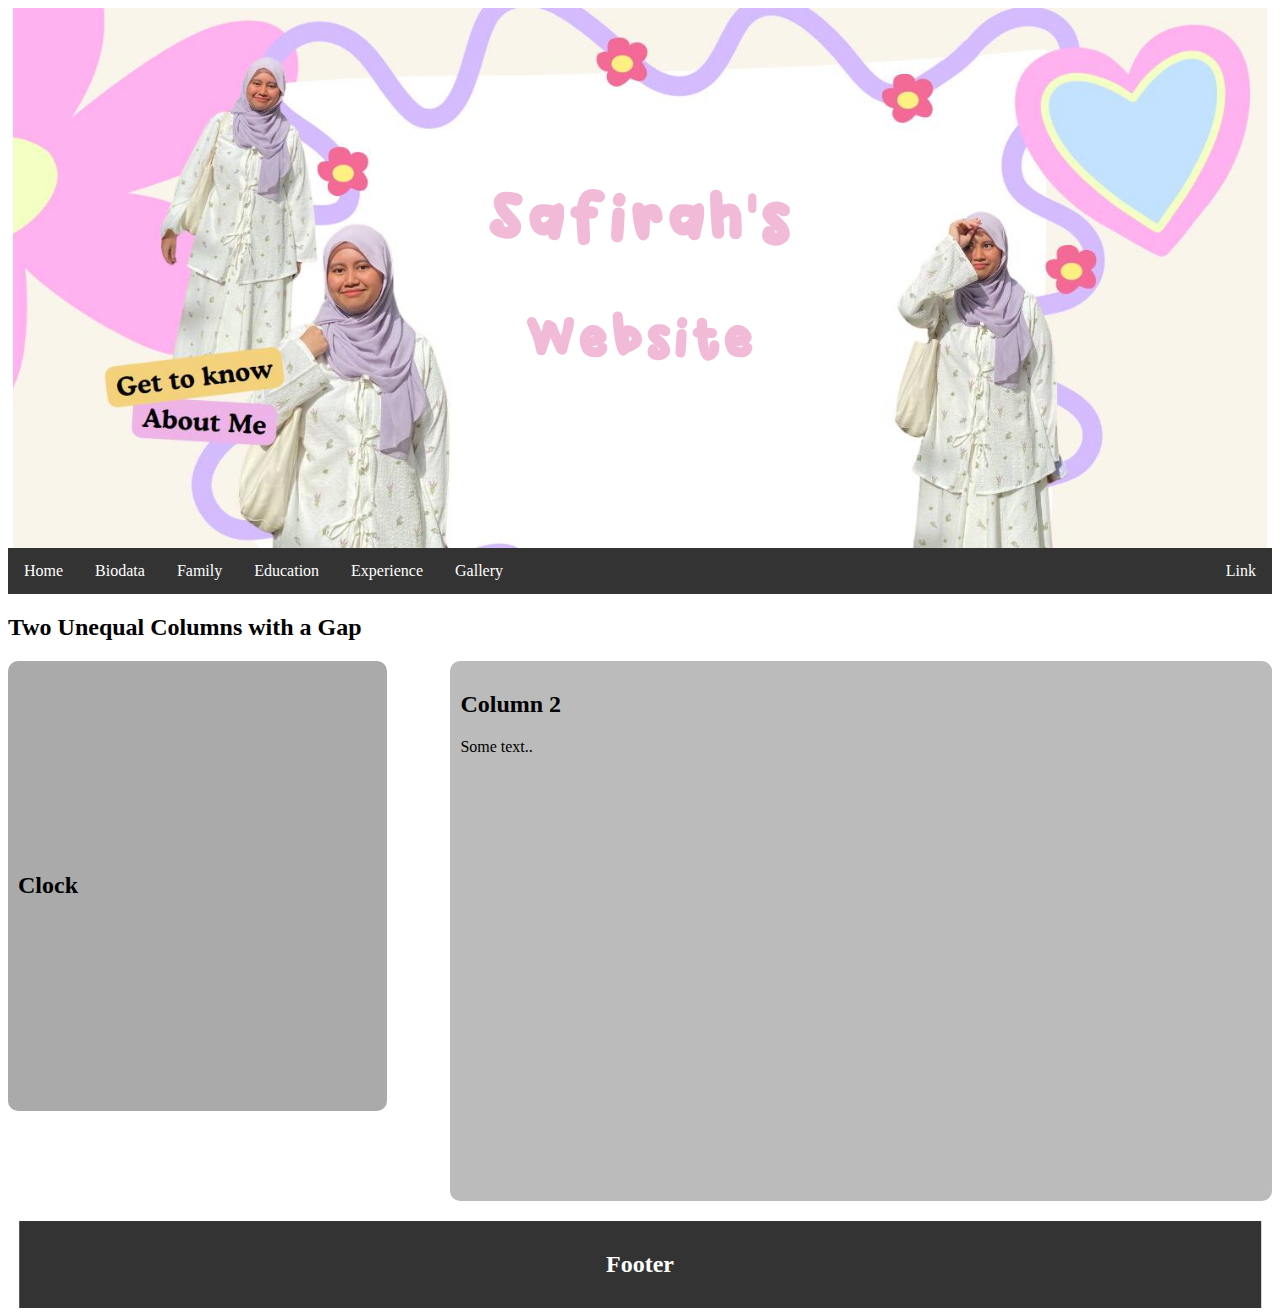
<file: trynerror.html>
<!DOCTYPE html>
<html>
<head>
<link rel="stylesheet" href="index.css">
<style>
* {
  box-sizing: border-box;
}

header {
  text-align: center;
  padding: 20px;
}

.topnav {
  overflow: hidden;
  background-color: #333;
}

.topnav a {
  float: left;
  display: block;
  color: white;
  text-align: center;
  padding: 14px 16px;
  text-decoration: none;
}

.topnav a:hover {
  background-color: #ddd;
  color: black;
}

.left-column {
  float: left;
  width: 30%;
  padding: 10px;
  background-color: #aaa;
  margin-right: 5%;
  border-radius: 10px;
  text-align: center;
}

.right-column {
  float: left;
  width: 65%;
  padding: 10px;
  background-color: #bbb;
  border-radius: 10px;
}

.row:after {
  content: "";
  display: table;
  clear: both;
}

.footer {
  text-align: center;
  padding: 10px;
  background-color: #333;
  color: white;
  margin-top: 20px;
}
</style>
</head>
<body>

<header>
  <h1>Safirah's</h1>
  <h2>Website</h2>
</header>

<div class="topnav">
  <a href="index.html">Home</a>
  <a href="biodata.html">Biodata</a>
  <a href="family.html">Family</a>
  <a href="education.html">Education</a>
  <a href="experience.html">Experience</a>
  <a href="#">Gallery</a>
  <a href="#" style="float:right">Link</a>
</div>

<h2>Two Unequal Columns with a Gap</h2>

<div class="row">
  <div class="left-column">
    <h2>Clock</h2>
    <canvas id="canvas" width="200" height="200">
      Sorry, your browser does not support canvas.
    </canvas>
  </div>
  <div class="right-column">
    <h2>Column 2</h2>
    <p>Some text..</p>
  </div>
</div>

<div class="footer">
  <h2>Footer</h2>
</div>

<script>
const canvas = document.getElementById("canvas");
const ctx = canvas.getContext("2d");
let radius = canvas.height / 2;
ctx.translate(radius, radius);
radius = radius * 0.90;
setInterval(drawClock, 1000);

function drawClock() {
  drawFace(ctx, radius);
  drawNumbers(ctx, radius);
  drawTime(ctx, radius);
}

function drawFace(ctx, radius) {
  const grad = ctx.createRadialGradient(0, 0, radius * 0.95, 0, 0, radius * 1.05);
  grad.addColorStop(0, '#ffe6f2'); // Light pink center
  grad.addColorStop(0.5, '#ffccdd'); // Mid pink
  grad.addColorStop(1, '#ff99cc'); // Dark pink
  ctx.beginPath();
  ctx.arc(0, 0, radius, 0, 2 * Math.PI);
  ctx.fillStyle = '#ffe6f2'; // Background
  ctx.fill();
  ctx.strokeStyle = grad;
  ctx.lineWidth = radius * 0.1;
  ctx.stroke();
  ctx.beginPath();
  ctx.arc(0, 0, radius * 0.1, 0, 2 * Math.PI);
  ctx.fillStyle = '#ff6699'; // Darker pink center
  ctx.fill();
}

function drawNumbers(ctx, radius) {
  ctx.font = radius * 0.15 + "px Comic Sans MS"; // Cutesy font
  ctx.textBaseline = "middle";
  ctx.textAlign = "center";
  ctx.fillStyle = '#ff66b3'; // Pink for numbers
  for (let num = 1; num < 13; num++) {
    let ang = num * Math.PI / 6;
    ctx.rotate(ang);
    ctx.translate(0, -radius * 0.85);
    ctx.rotate(-ang);
    ctx.fillText(num.toString(), 0, 0);
    ctx.rotate(ang);
    ctx.translate(0, radius * 0.85);
    ctx.rotate(-ang);
  }
}

function drawTime(ctx, radius) {
  const now = new Date();
  let hour = now.getHours();
  let minute = now.getMinutes();
  let second = now.getSeconds();
  // Hour
  hour = hour % 12;
  hour = (hour * Math.PI / 6) +
         (minute * Math.PI / (6 * 60)) +
         (second * Math.PI / (360 * 60));
  drawHand(ctx, hour, radius * 0.5, radius * 0.07, '#ff3366'); // Pink
  // Minute
  minute = (minute * Math.PI / 30) + (second * Math.PI / (30 * 60));
  drawHand(ctx, minute, radius * 0.8, radius * 0.07, '#ff6699'); // Pink
  // Second
  second = (second * Math.PI / 30);
  drawHand(ctx, second, radius * 0.9, radius * 0.02, '#ff99cc'); // Light pink
}

function drawHand(ctx, pos, length, width, color) {
  ctx.beginPath();
  ctx.lineWidth = width;
  ctx.lineCap = "round";
  ctx.strokeStyle = color;
  ctx.moveTo(0, 0);
  ctx.rotate(pos);
  ctx.lineTo(0, -length);
  ctx.stroke();
  ctx.rotate(-pos);
}
</script>

</body>
</html>
</file>
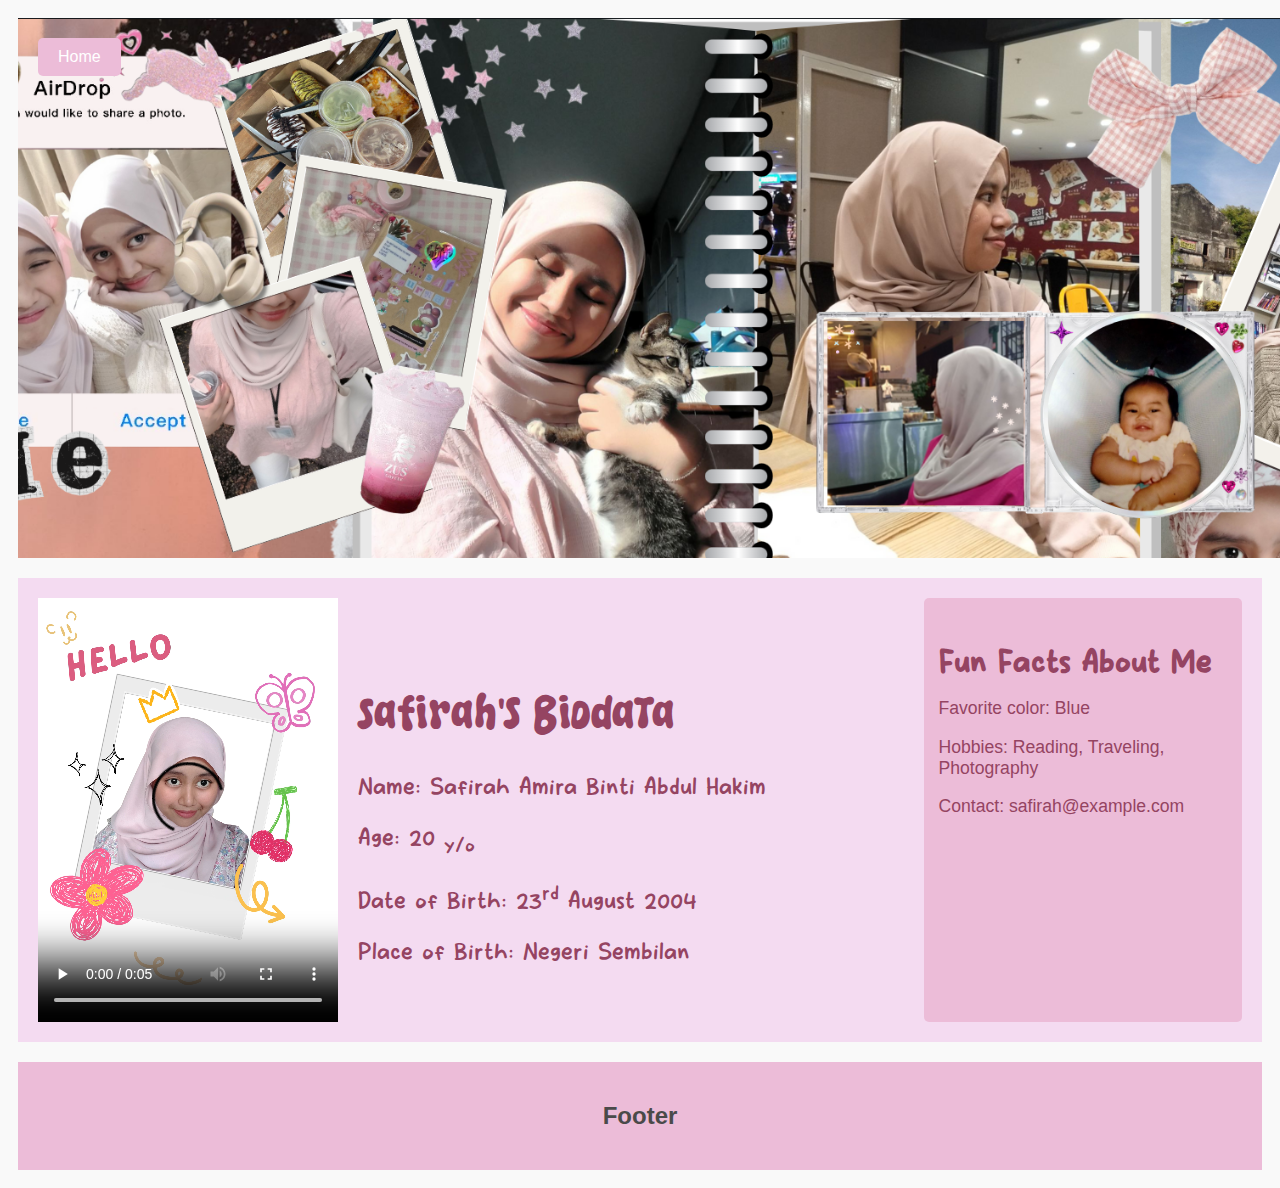
<file: trynerrorbiod.html>
<!DOCTYPE html>
<html lang="en">
<head>
<meta charset="UTF-8">
<meta name="viewport" content="width=device-width, initial-scale=1.0">
<title>Safirah's Biodata</title>
<style>
  * {
    box-sizing: border-box;
  }

  body {
    font-family: Arial, sans-serif;
    padding: 10px;
    background: #f9f9f9;
  }

  @font-face {
    font-family: myFont;
    src: url("fonts/Tropi Land - (Demo) hanscostudio.com.ttf");
  }
  @font-face {
    font-family: secFont;
    src: url("fonts/Yaelah.ttf");
  }

  /* Header */
  header {
    width: 100vw;
    height: 60vh;
    background-image: url("images/biodata header.jpg");
    background-size: cover;
    background-position: center;
    padding: 20px;
    display: flex;
    justify-content: center;
    align-items: center;
    flex-direction: column;
    text-align: center;
    color: white;
    position: relative;
  }

  .back-home {
    position: absolute;
    top: 20px;
    left: 20px;
    background-color: #ecbcd8;
    color: #fff;
    padding: 10px 20px;
    text-decoration: none;
    font-size: 1em;
    border-radius: 5px;
  }

  .back-home:hover {
    background-color: #f0a4d0;
    color: #000;
  }

  /* Card layout */
  .card {
    background-color: rgb(244, 219, 241);
    padding: 20px;
    margin-top: 20px;
    width: 100%;
    display: flex;
    gap: 20px;
  }

  /* Biodata section with video and text side by side */
  .biodata-container {
    display: flex;
    gap: 20px;
    flex: 3;
    align-items: center;
  }

  video {
    width: 300px;
    height: auto;
  }

  .card-content {
    width: 100%;
  }

  .p1 {
    font-family: myFont;
    font-size: 3em;
    color: #954462;
    margin-bottom: 10px;
  }

  .p2 {
    font-family: secFont;
    font-size: 1.5em;
    color: #954462;
  }

  .right-column {
    flex: 1;
    background-color: #ecbcd8;
    padding: 15px;
    border-radius: 5px;
    color: #954462;
    font-size: 1.1em;
  }

  .right-column h3 {
    font-family: secFont;
    font-size: 1.8em;
    margin-bottom: 10px;
  }

  /* Footer */
  .footer {
    width: 100%;
    padding: 20px;
    text-align: center;
    background: #ecbcd8;
    color: #4a4a4a;
    margin-top: 20px;
  }

  .footer h2 {
    color: #4a4a4a;
  }

  /* Responsive layout adjustments */
  @media screen and (max-width: 800px) {
    .biodata-container {
      flex-direction: column;
    }
    video {
      width: 100%;
    }
  }
</style>
</head>
<body>

<header>
  <a href="index.html" class="back-home">Home</a>
</header>

<div class="row">
  <div class="card">
    <!-- Left column with video and biodata text side by side -->
    <div class="biodata-container">
      <video controls loop>
        <source src="safirah.mp4" type="video/mp4">
      </video>
      
      <div class="card-content">
        <p class="p1">Safirah's Biodata</p>
        <p class="p2">Name: Safirah Amira Binti Abdul Hakim</p>
        <p class="p2">Age: 20 <sub>y/o</sub></p>
        <p class="p2">Date of Birth: 23<sup>rd</sup> August 2004</p>
        <p class="p2">Place of Birth: Negeri Sembilan</p>
      </div>
    </div>

    <!-- Right column with additional information -->
    <div class="right-column">
      <h3>Fun Facts About Me</h3>
      <p>Favorite color: Blue</p>
      <p>Hobbies: Reading, Traveling, Photography</p>
      <p>Contact: safirah@example.com</p>
    </div>
  </div>
</div>

<div class="footer">
  <h2>Footer</h2>
</div>

</body>
</html>
</file>
<file: index.css>
/*Index css*/
* {
    box-sizing: border-box;
  }
  
  .body {
    font-family: Arial;
    padding: 10px;
    background: #f1f1f1;
    height: 300vh;
  }
  
  @font-face {
    font-family: myFont;
    src: url("fonts/Winkle-Regular.ttf");
  }
  
  /* Header/Blog Title */
  header {
    width: 98vw;
    height: 60vh; /* Adjust height as needed */
    margin: 0 auto;
    background-image: url("images/header.jpg");
    background-size: cover;
    background-position: center;
    padding: 40px 10px;
    display: flex;
    justify-content: center;
    align-items: center;
    flex-direction: column;
    text-align: center;
    color: white;
  }
  
  header h1 {
    color: #f1bbd7;
    font-family: myFont;
    font-size: 5.5em;
  }
  
  header h2 {
    color: #f1bbd7;
    font-family: myFont;
    font-size: 4.5em; /* Adjust size as needed */
    margin-top: -10px; /* Adjust spacing between h1 and h2 */
  }
  
  /* Style the top navigation bar */
  .topnav {
    overflow: hidden;
    background-color: #ecbcd8;
  }
  
  /* Style the topnav links */
  .topnav a {
    float: left;
    display: block;
    color: #f2eff1;
    text-align: center;
    padding: 14px 16px;
    text-decoration: none;
   
  }
  
  /* Change color on hover */
  .topnav a:hover {
    background-color: #f0a4d0;
    color: rgb(253, 249, 249);
   
  }

  .row {
    display: flex;
    
  }

  .left-column canvas {
    margin: 0;
    padding: 0;
  }

  .left-column img {
    
    
    margin: 0;
    padding: 0;
  }

  


 
/* Create two columns with different widths */
.left-column {
  float: left;
  width: 32%; /* Smaller width for the left column */
  height: 50vh;
  padding: 10px;
  border-radius: 10px; /* Rounded corners */
  background-color: #f1bbd7;
  margin-right: 2%; /* Adds a gap to the right of the left column */
  display: flex;
  flex-direction: row;
  align-items: center;

}

.right-column {
  float: left;
  width: 68%; /* Adjusted to maintain full width with the gap */
  height: 60vh;
  padding: 10px;
  border-radius: 10px; /* Rounded corners */
  background-color: #ffffff;
}

/* Clear floats after the columns */
.row:after {
  content: "";
  display: table;
  clear: both;
}

/*CHECKLIST CODE*/

/* Include the padding and border in an element's total width and height */
* {
  box-sizing: border-box;

}

/* Remove margins and padding from the list */
ul {
  margin: 0;
  padding: 0;
}

/* Style the list items */
ul li {
  cursor: pointer;
  position: relative;
  padding: 12px 8px 12px 40px;
  list-style-type: none;
  background: #eee;
  font-size: 18px;
  transition: 0.2s;
  
  /* make the list items unselectable */
  -webkit-user-select: none;
  -moz-user-select: none;
  -ms-user-select: none;
  user-select: none;
}

/* Set all odd list items to a different color (zebra-stripes) */
ul li:nth-child(odd) {
  background: #f9f9f9;
}

/* Darker background-color on hover */
ul li:hover {
  background: #ddd;
}

/* When clicked on, add a background color and strike out text */
ul li.checked {
  background: #d08bb3e2;
  color: #fff;
  text-decoration: line-through;
}

/* Add a "checked" mark when clicked on */
ul li.checked::before {
  content: '';
  position: absolute;
  border-color: #fff;
  border-style: solid;
  border-width: 0 2px 2px 0;
  top: 10px;
  left: 16px;
  transform: rotate(45deg);
  height: 15px;
  width: 7px;
}

/* Style the close button */
.close {
  position: absolute;
  right: 0;
  top: 0;
  padding: 12px 16px 12px 16px;
}

.close:hover {
  background-color: #f857b5e2;
  color: white;
}

/* Style the header */
.header {
  background-color: #f1bbd7;
  padding: 30px 40px;
  color: white;
  text-align: center;
}

/* Clear floats after the header */
.header:after {
  content: "";
  display: table;
  clear: both;
}

/* Style the input */
input {
  margin: 0;
  border: none;
  border-radius: 0;
  width: 75%;
  padding: 10px;
  float: left;
  font-size: 16px;
}

/* Style the "Add" button */
.addBtn {
  padding: 10px;
  width: 25%;
  background: #d9d9d9;
  color: #555;
  float: left;
  text-align: center;
  font-size: 16px;
  cursor: pointer;
  transition: 0.3s;
  border-radius: 0;
}

.addBtn:hover {
  background-color: #fddce6;
}


  /* Footer */
  .footer {
    width: 97vw; /* Full width */
    padding: 20px;
    text-align: center;
    background: #ecbcd8;
    color: #4a4a4a;
    margin-top: 20px;
    position: relative;
    left: 50%;
    transform: translateX(-50%);
  }
  
  /* Responsive layout adjustments */
  @media screen and (max-width: 800px) {
    .leftcolumn, .rightcolumn {
      width: 100%;
      padding: 0;
    }
  }
  
  @media screen and (max-width: 400px) {
    .topnav a {
      float: none;
      width: 100%;
    }
  }
</file>
<file: biodata.css>
/* Biodata css*/

* 
  body {
    font-family: Arial, sans-serif;
    padding: 10px;
    background: #f9f9f9;
  }

  @font-face {
    font-family: myFont;
    src: url("fonts/Tropi Land - (Demo) hanscostudio.com.ttf");
  }
  @font-face {
    font-family: secFont;
    src: url("fonts/Yaelah.ttf");
  }

  /* Header */
  header {
    width: 97vw;
    height: 60vh;
    background-image: url("images/biodata\ header.jpg");
    background-size: cover;
    background-position: center;
    padding: 20px;
    display: flex;
    justify-content: center;
    align-items: center;
    flex-direction: column;
    text-align: center;
    color: white;
    position: relative;
  }

  .back-home {
    position: absolute;
    top: 0px;
    left: 27px;
    margin: 10px;
    background-color: #ecbcd8;
    border-color: #ecbcd8;
    padding: 10px 20px;
    text-decoration: none;
    font-size: 1em;
    border-radius: 5px;
  }

 

  .dropdown {
    display: inline-block;
  color: #fff;
  padding: 10px 20px;
  font-size: 1em;
  border-radius: 5px;
  cursor: pointer;

  }
  
  .dropdown-content {
  display: none;
  position: absolute;
  top: 51px; /* Offset slightly below the dropdown button */
  left: 5px;
  background-color: #f1f1f1;
  min-width: 160px;
  box-shadow: 0px 8px 16px 0px rgba(255, 252, 252, 0.2);
  z-index: 1;
  border-radius: 5px;

  }
  
  .dropdown-content a {
    color: rgb(249, 246, 246);
    padding: 12px 16px;
    text-decoration: none;
    display: block;
    border-radius: 5px;
  }
  
  .dropdown-content a:hover {background-color: #ddd;}
  
  .dropdown:hover .dropdown-content {display: block;}

  /* Card layout */
  .card-1 {
    background-color: rgb(244, 219, 241);
    padding: 20px;
    margin-top: 20px;
    width: 100%;
    
    display: flex;
    gap: 20px;
    box-shadow: 0 4px 8px rgba(0, 0, 0, 0.2);
    border-radius: 10px;
  }

  /* Biodata section with video and text side by side */
  .biodata-container {
    display: flex;
    gap: 20px;
    flex: 3;
    align-items: center;
  }

  .card-container {
    display: flex;
    gap: 20px; /* Space between the cards */
  }
  
  .card-2 {
    background-color: #f1f1f1;
    padding: 20px;
    box-shadow: 0 4px 8px rgba(0, 0, 0, 0.2);
    border-radius: 10px;
    flex: 1; /* Make the cards take equal space */
    transition: box-shadow 0.3s;
    margin-top: 20px;
    
  }

  .section {
    flex: 1;
    text-align: center;
  }
  
  .section h2 {
    margin-bottom: 10px;
    font-size: 1.5;
  }
  .card:hover {
    box-shadow: 0 8px 16px rgba(0, 0, 0, 0.2);
  }
  
  
  
  .picture-widget  {
    
    width: 90%;
    height: auto;
    object-fit: cover;
    border-radius: 5px;
    mix-blend-mode: multiply;
    text-align: center;
    justify-content: center;
    align-items: center;
  }
  
  .description {
    text-align: center;
  }
  
  * {
    box-sizing: border-box;
  }
  
  .picture-box {
    display: flex;
    justify-content: center;
    align-items: center;
    gap: 15px;
    padding: 5px;
    flex-wrap: nowrap;
    margin-top: 20px;
    overflow-x: auto
   
  }

  .picture-description {
    
    font-size: 14px;
    color: #555;
  }

  .responsive {
    width: 300px; /* Set a fixed width for consistency */
    float: left;
  }

  
  .table, th, td {
    padding: 8px;
    border-collapse: collapse;
    
   }
  
   tr:nth-child(even){background-color: #c3bebe}
  
   th {
     background-color: #cb729a;
     color: white;
   }
  
   
  
  /* visited link */
  a:visited {
    color: rgb(188, 11, 93);
  }
  
  /* mouse over link */
  a:hover {
    color: rgb(232, 98, 123);
  }
  
  /* selected link */
  a:active {
    color: rgb(62, 65, 63);
  }
  
  video {
    width: 300px;
    height: auto;
  }

  .card-content {
    width: 100%;
  }

  .p1 {
    font-family: myFont;
    font-size: 3em;
    color: #954462;
    margin-bottom: 10px;
  }

  .p2 {
    font-family: secFont;
    font-size: 1.5em;
    color: #954462;
  }

  .right-column {
    flex: 1;
    background-color: #ecbcd8;
    padding: 15px;
    border-radius: 5px;
    color: #954462;
    font-size: 1.1em;
  }

  .right-column h3 {
    font-family: secFont;
    font-size: 1.8em;
    margin-bottom: 10px;
  }

  /* Footer */
  .footer {
    width: 100%;
    padding: 20px;
    text-align: center;
    background: #ecbcd8;
    color: #4a4a4a;
    margin-top: 20px;
  }


  .container {
    position: relative;
    width: 50%;
  }
  
  .image {
    display: block;
    width: 80%;
    height: 80%;
  }
  
  .overlay {
    position: absolute;
    top: 0;
    bottom: 0;
    left: 0;
    right: 0;
    height: 100%;
    width: 80%;
    opacity: 0;
    transition: .5s ease;
    background-color: #f67bb2;
  }
  
  .container:hover .overlay {
    opacity: 1;
  }
  
  .text {
    color: white;
    font-size: 20px;
    position: absolute;
    top: 50%;
    left: 50%;
    -webkit-transform: translate(-50%, -50%);
    -ms-transform: translate(-50%, -50%);
    transform: translate(-50%, -50%);
    text-align: center;
  }

  .footer h2 {
    color: #4a4a4a;
  }

  /* Responsive layout adjustments */
  @media screen and (max-width: 800px) {
    .biodata-container {
      flex-direction: column;
    }
    video {
      width: 100%;
    }
  }
</file>
<file: experience.css>
/* Experience css*/

* {
  box-sizing: border-box;
}

body {
  font-family: Arial, sans-serif;
  padding: 10px;
  background: #f9f9f9;
}

@font-face {
  font-family: myFont;
  src: url("fonts/Tropi Land - (Demo) hanscostudio.com.ttf");
}
@font-face {
  font-family: secFont;
  src: url("fonts/Yaelah.ttf");
}

.center-text {
  text-align: center;
  margin-top: 20px;
  }

/* Header */
header {
  width: 97vw;
  height: 60vh;
  background-image: url("images/experience\ header.jpg");
  background-size: cover;
  background-position: center;
  padding: 20px;
  display: flex;
  justify-content: center;
  align-items: center;
  flex-direction: column;
  text-align: center;
  color: white;
  position: relative;
  margin-bottom: 100px;
}

.back-home {
  position: absolute;
  top: 0px;
  left: 27px;
  margin: 10px;
  background-color: #ecbcd8;
  border-color: #ecbcd8;
  padding: 10px 20px;
  text-decoration: none;
  font-size: 1em;
  border-radius: 5px;
}



.dropdown {
  display: inline-block;
color: #fff;
padding: 10px 20px;
font-size: 1em;
border-radius: 5px;
cursor: pointer;

}

.dropdown-content {
display: none;
position: absolute;
top: 51px; /* Offset slightly below the dropdown button */
left: 5px;
background-color: #f1f1f1;
min-width: 160px;
box-shadow: 0px 8px 16px 0px rgba(255, 252, 252, 0.2);
z-index: 1;
border-radius: 5px;

}

.dropdown-content a {
  color: rgb(249, 246, 246);
  padding: 12px 16px;
  text-decoration: none;
  display: block;
  border-radius: 5px;
}

.dropdown-content a:hover {background-color: #ddd;}

.dropdown:hover .dropdown-content {display: block;}

.scroll-container {
  background-color: #ecbcd8;
  overflow: auto;
  white-space: nowrap;   
  padding: 10px;
  margin-bottom: 100px;
  box-shadow: 0 4px 8px rgba(0, 0, 0, 0.2);
  border-radius: 10px;
}


.scroll-container img {
  padding: 10px;
}
.p1 {
  font-family: myFont;
  font-size: 3em;
  color: #954462;
  margin-bottom: 10px;
}

.p2 {
  font-family: secFont;
  font-size: 1.5em;
  color: #954462;
}

.right-column {
  flex: 1;
  background-color: #ecbcd8;
  padding: 15px;
  border-radius: 5px;
  color: #954462;
  font-size: 1.1em;
}

.right-column h3 {
  font-family: secFont;
  font-size: 1.8em;
  margin-bottom: 10px;
}

/* visited link */
a:visited {
  color: rgb(188, 11, 93);
}

/* mouse over link */
a:hover {
  color: rgb(232, 98, 123);
}

/* selected link */
a:active {
  color: rgb(62, 65, 63);
}
   
/* Footer */
.footer {
  width: 100%;
  padding: 20px;
  text-align: center;
  background: #ecbcd8;
  color: #4a4a4a;
  margin-top: 40px;
}

.footer h2 {
  color: #4a4a4a;
}

/* Responsive layout adjustments */
@media screen and (max-width: 800px) {
  .biodata-container {
    flex-direction: column;
  }
  video {
    width: 100%;
  }
}
</file>
<file: family.css>
/* Family css*/

* 
  body {
    font-family: Arial, sans-serif;
    padding: 10px;
    background: #f9f9f9;
  }

  @font-face {
    font-family: myFont;
    src: url("fonts/Tropi Land - (Demo) hanscostudio.com.ttf");
  }
  @font-face {
    font-family: secFont;
    src: url("fonts/Yaelah.ttf");
  }

  /* Header */
  header {
    width: 97vw;
    height: 60vh;
    background-image: url("images/familyheader.jpg");
    background-size: cover;
    background-position: center;
    padding: 20px;
    display: flex;
    justify-content: center;
    align-items: center;
    flex-direction: column;
    text-align: center;
    color: white;
    position: relative;
    margin-bottom: 100px;
  }

  .back-home {
    position: absolute;
    top: 0px;
    left: 27px;
    margin: 10px;
    background-color: #ecbcd8;
    border-color: #ecbcd8;
    padding: 10px 20px;
    text-decoration: none;
    font-size: 1em;
    border-radius: 5px;
  }

 

  .dropdown {
    display: inline-block;
  color: #fff;
  padding: 10px 20px;
  font-size: 1em;
  border-radius: 5px;
  cursor: pointer;

  }
  
  .dropdown-content {
  display: none;
  position: absolute;
  top: 51px; /* Offset slightly below the dropdown button */
  left: 5px;
  background-color: #f1f1f1;
  min-width: 160px;
  box-shadow: 0px 8px 16px 0px rgba(255, 252, 252, 0.2);
  z-index: 1;
  border-radius: 5px;

  }
  
  .dropdown-content a {
    color: rgb(226, 156, 200);
    padding: 12px 16px;
    text-decoration: none;
    display: block;
    border-radius: 5px;
  }
  
  .dropdown-content a:hover {background-color: #ddd;}
  
  .dropdown:hover .dropdown-content {display: block;}

  .row {
    display: flex;
    flex-wrap: wrap; /* Allows images to wrap into rows */
    justify-content: center; /* Centers the content */
    gap: 20px; /* Adds space between images */
  }
  
  .container {
    position: relative;
    width: calc(33.33% - 20px); /* Three images per row with spacing */
    max-width: 300px; /* Optional: limits the maximum size */
  }
  
  .image {
    display: block;
    width: 100%;
    height: auto;
  }
  
  .overlay {
    position: absolute; 
    bottom: 0; 
    background: rgba(0, 0, 0, 0.5); /* Black see-through */
    color: #f1f1f1; 
    width: 100%;
    transition: .5s ease;
    opacity: 0;
    color: white;
    font-size: 20px;
    padding: 20px;
    text-align: center;
  }
  
  .container:hover .overlay {
    opacity: 1;
  }



  /* visited link */
  a:visited {
    color: rgb(188, 11, 93);
  }
  
  /* mouse over link */
  a:hover {
    color: rgb(232, 98, 123);
  }
  
  /* selected link */
  a:active {
    color: rgb(62, 65, 63);
  }

  /* Footer */
  .footer {
    width: 100%;
    padding: 20px;
    text-align: center;
    background: #ecbcd8;
    color: #4a4a4a;
    margin-top: 20px;
  }

  .footer h2 {
    color: #4a4a4a;
  }

  /* Responsive layout adjustments */
  @media screen and (max-width: 800px) {
    .biodata-container {
      flex-direction: column;
    }
    video {
      width: 100%;
    }
  }
</file>
